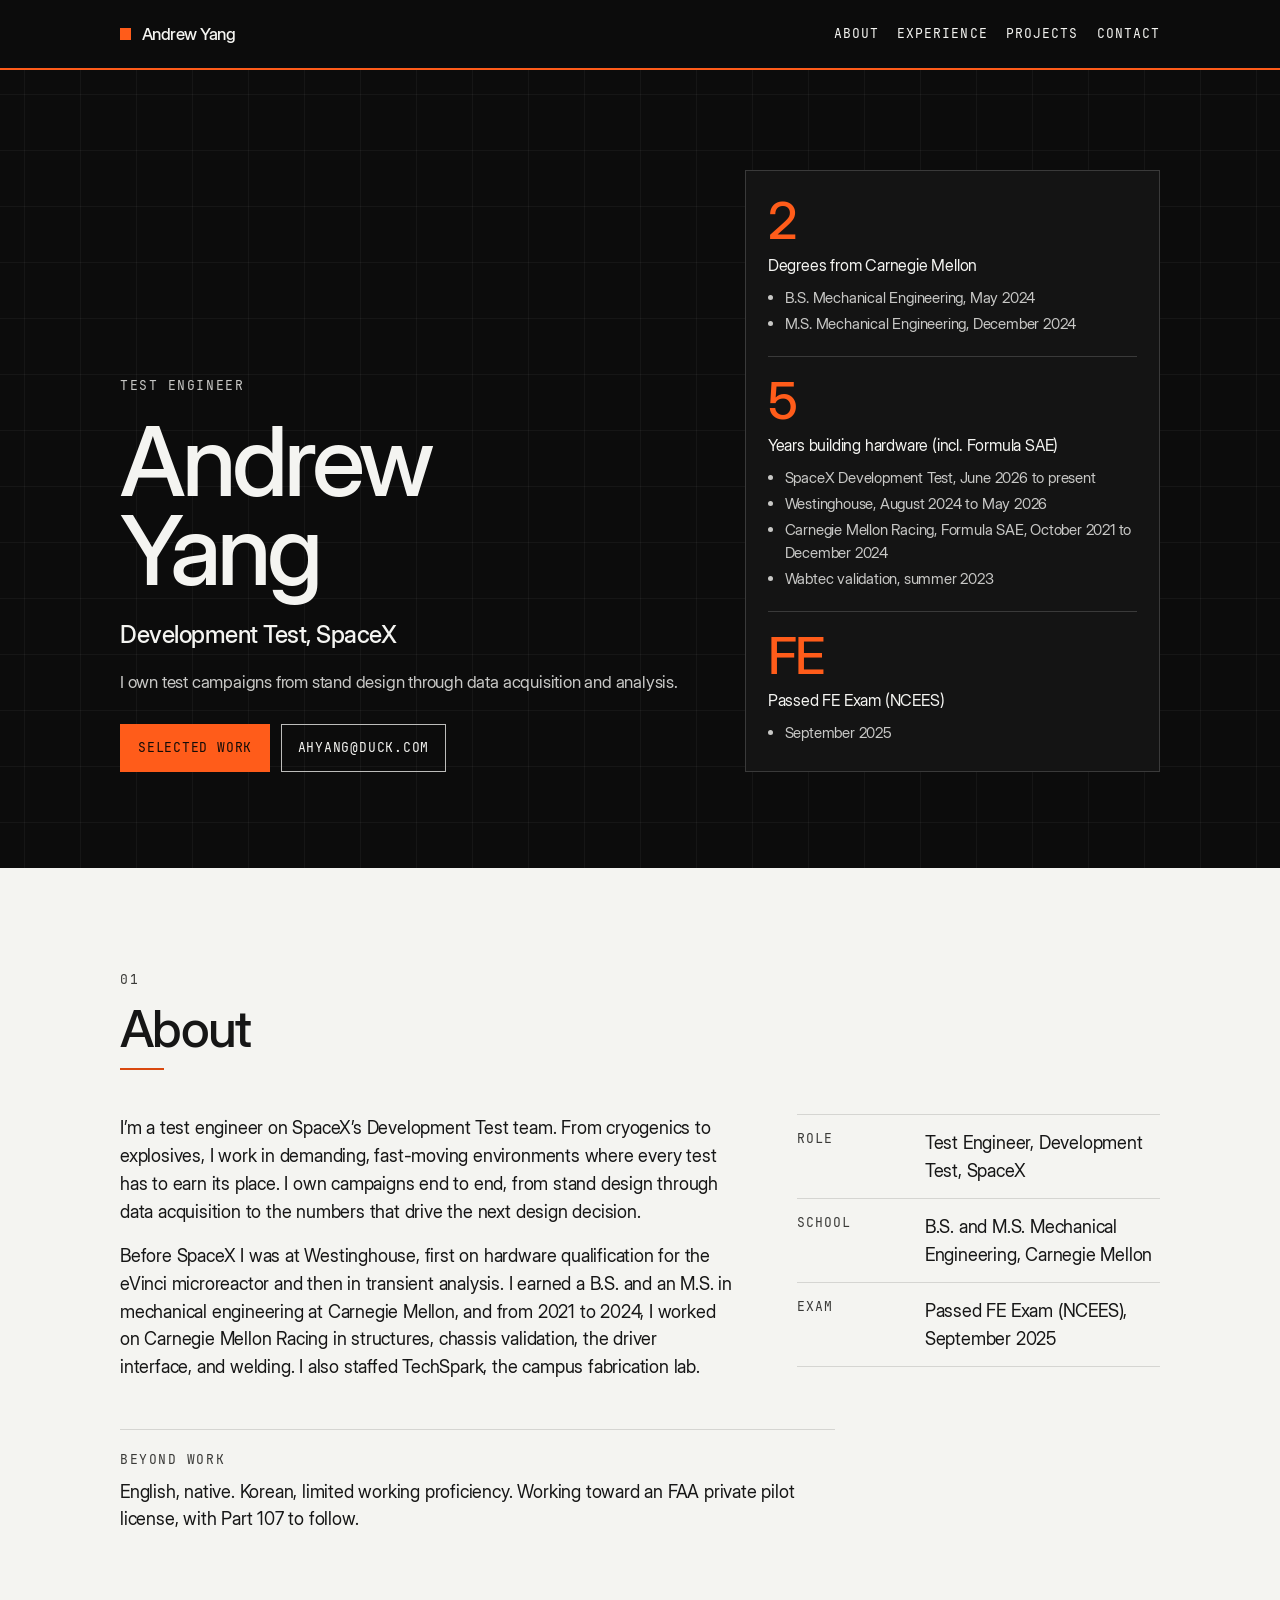
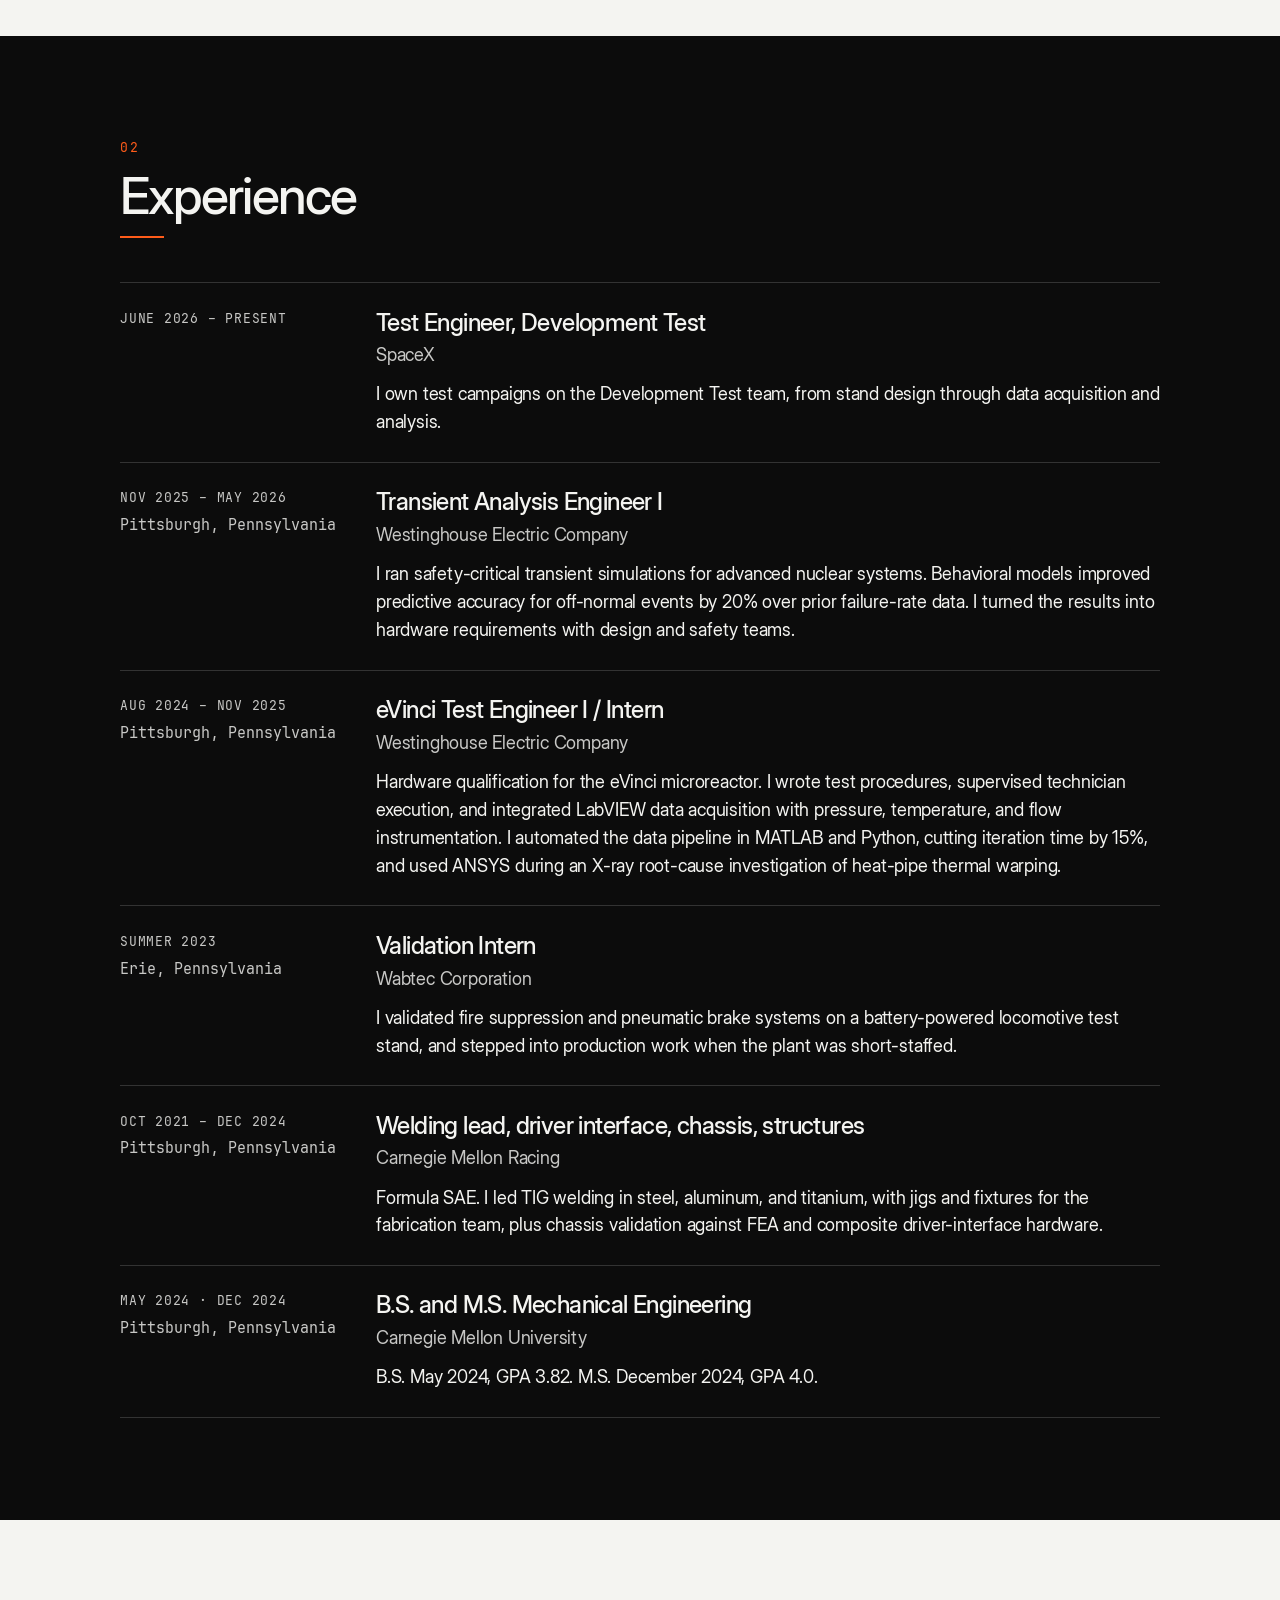
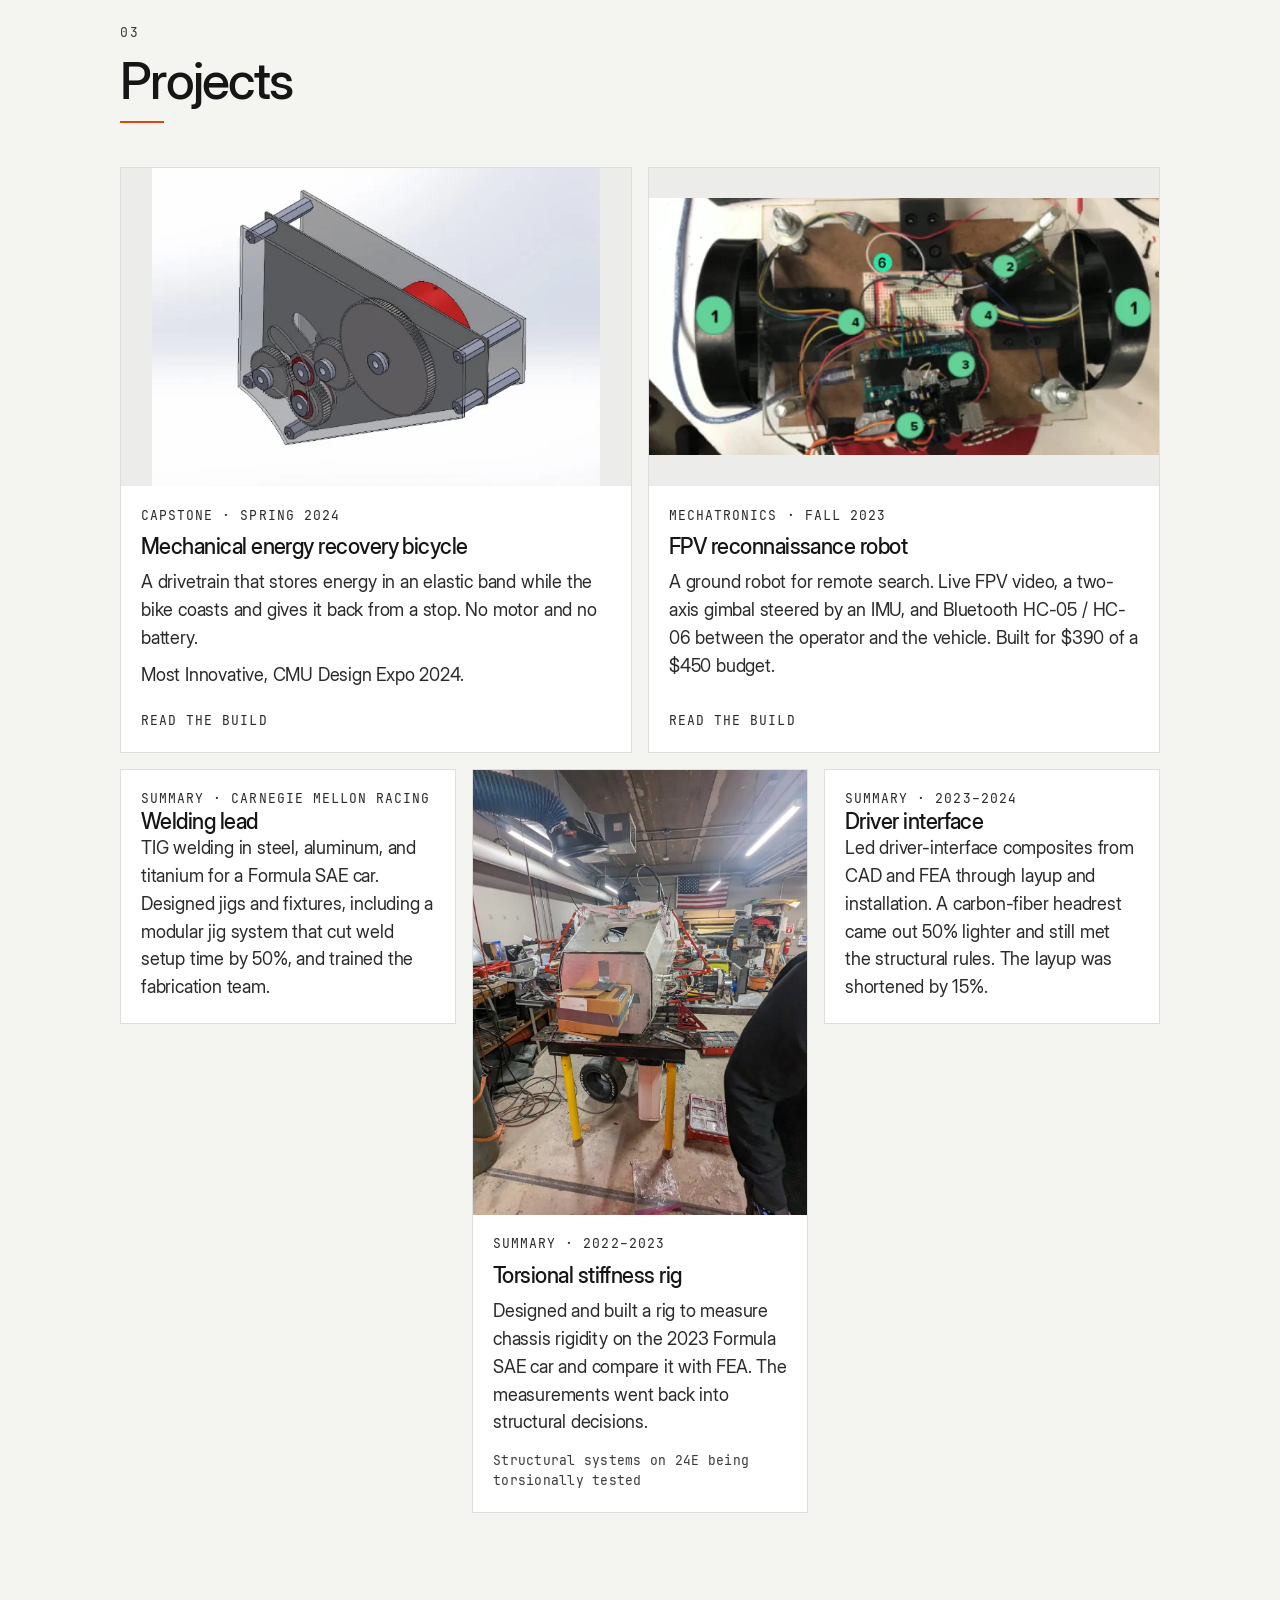
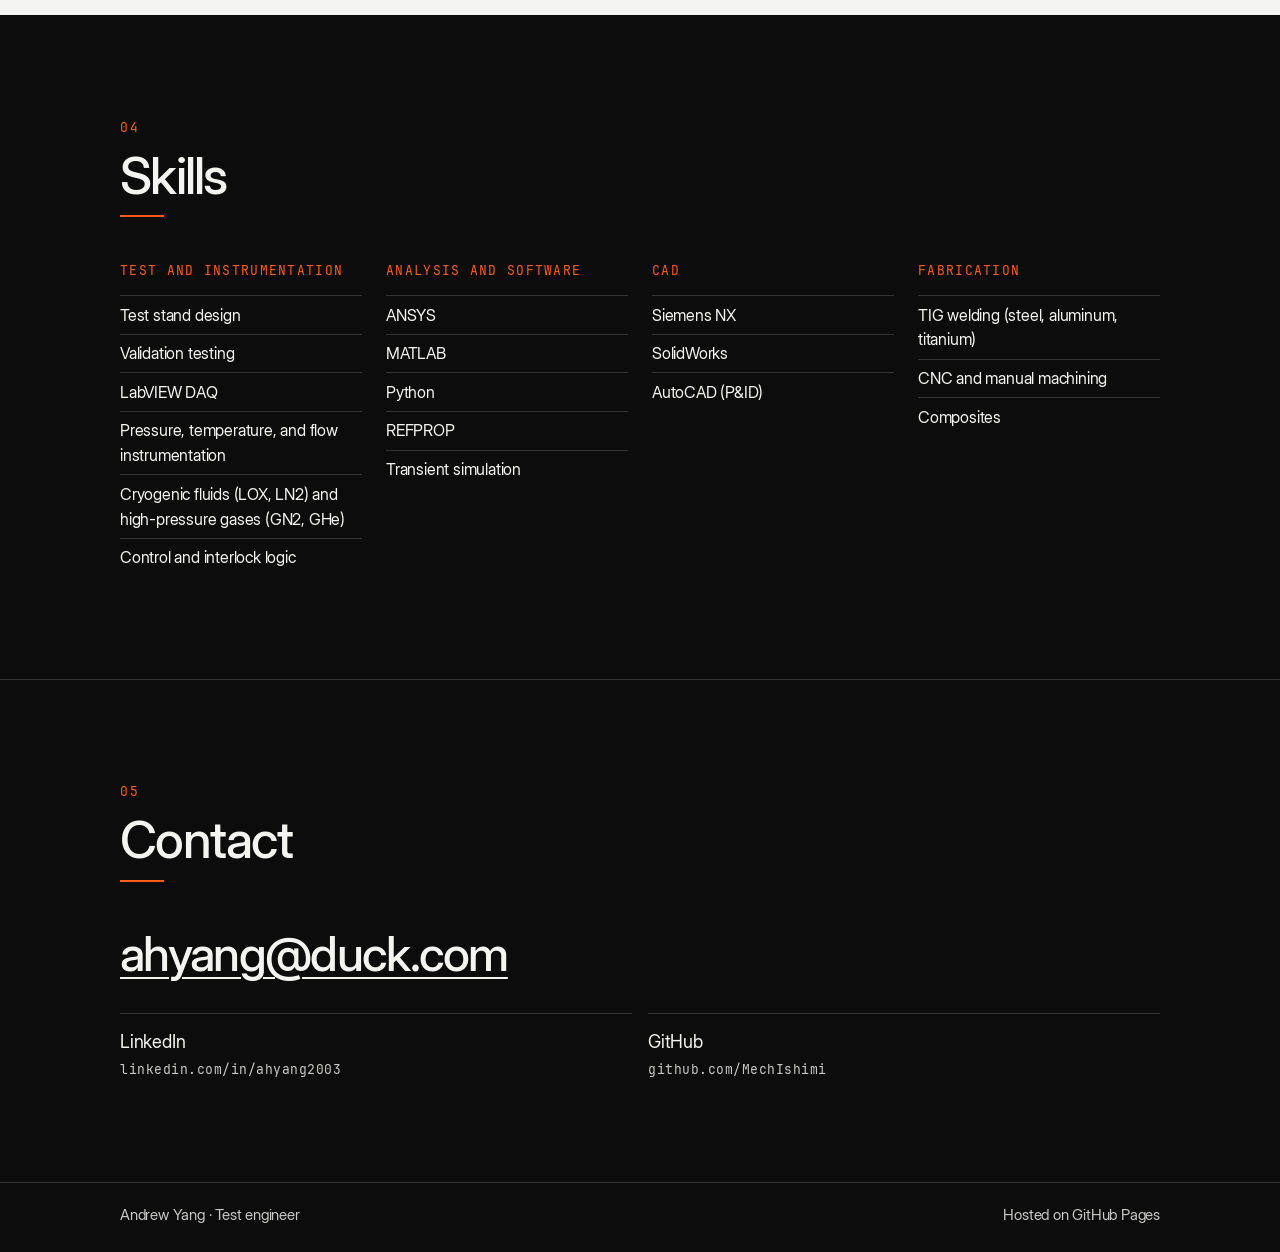
<file: index.html>
<!DOCTYPE html>
<html lang="en">
<head>
  <meta charset="utf-8">
  <meta name="viewport" content="width=device-width, initial-scale=1">
  <title>Andrew Yang — Test Engineer</title>
  <meta name="description" content="Andrew Yang is a test engineer on SpaceX’s Development Test team. He owns campaigns from stand design through data acquisition and analysis.">
  <meta name="author" content="Andrew Yang">
  <meta name="theme-color" content="#0c0c0c">
  <link rel="canonical" href="https://mechishimi.github.io/">
  <meta property="og:title" content="Andrew Yang — Test Engineer">
  <meta property="og:description" content="Test engineer on SpaceX’s Development Test team. Stand design through data acquisition and analysis.">
  <meta property="og:type" content="website">
  <meta property="og:url" content="https://mechishimi.github.io/">
  <meta property="og:image" content="https://mechishimi.github.io/og.png">
  <meta property="og:image:width" content="1200">
  <meta property="og:image:height" content="630">
  <meta name="twitter:card" content="summary_large_image">
  <meta name="twitter:title" content="Andrew Yang — Test Engineer">
  <meta name="twitter:description" content="Test engineer on SpaceX’s Development Test team. Stand design through data acquisition and analysis.">
  <meta name="twitter:image" content="https://mechishimi.github.io/og.png">
  <link rel="icon" href="favicon.svg" type="image/svg+xml">
  <link rel="icon" href="favicon-32.png" sizes="32x32" type="image/png">
  <link rel="apple-touch-icon" href="apple-touch-icon.png">
  <link rel="preload" href="fonts/inter-display-400.woff2" as="font" type="font/woff2" crossorigin>
  <link rel="preload" href="fonts/inter-display-500.woff2" as="font" type="font/woff2" crossorigin>
  <link rel="preload" href="fonts/jetbrains-mono.woff2" as="font" type="font/woff2" crossorigin>
  <link rel="stylesheet" href="css/site.css">
  <script>document.documentElement.classList.add("js");</script>
  <script type="application/ld+json">
  {
    "@context": "https://schema.org",
    "@type": "Person",
    "name": "Andrew Yang",
    "jobTitle": "Test Engineer, Development Test",
    "worksFor": { "@type": "Organization", "name": "SpaceX" },
    "email": "mailto:ahyang@duck.com",
    "url": "https://mechishimi.github.io/",
    "alumniOf": { "@type": "CollegeOrUniversity", "name": "Carnegie Mellon University" },
    "sameAs": [
      "https://www.linkedin.com/in/ahyang2003/",
      "https://github.com/MechIshimi"
    ]
  }
  </script>
</head>
<body>
  <a class="skip-link" href="#content">Skip to content</a>
  <header class="site-header">
    <div class="header-inner">
      <a class="wordmark" href="index.html"><span class="mark" aria-hidden="true"></span>Andrew Yang</a>
      <button class="nav-toggle" type="button" aria-expanded="false" aria-controls="site-nav">Menu</button>
      <nav id="site-nav" class="site-nav" aria-label="Primary">
        <a href="#about">About</a>
        <a href="#experience">Experience</a>
        <a href="#projects">Projects</a>
        <a href="#contact">Contact</a>
      </nav>
    </div>
  </header>

  <main id="content">
    <section class="hero" aria-labelledby="hero-title">
      <div class="hero-fx" aria-hidden="true">
        <div class="hero-grid"></div>
        <div class="hero-glow"></div>
        <div class="hero-reticle"></div>
      </div>
      <div class="hero-inner">
        <div class="hero-copy">
          <p class="eyebrow">Test engineer</p>
          <h1 id="hero-title">Andrew<br>Yang</h1>
          <p class="role">Development Test, SpaceX</p>
          <p class="lede">I own test campaigns from stand design through data acquisition and analysis.</p>
          <div class="hero-actions">
            <a class="btn btn-primary magnetic" href="#projects">Selected work</a>
            <a class="btn btn-ghost" href="mailto:ahyang@duck.com">ahyang@duck.com</a>
          </div>
        </div>
        <aside class="stats" aria-label="At a glance">
          <div class="stat">
            <p class="stat-num"><span class="count" data-to="2">2</span></p>
            <p class="stat-label">Degrees from Carnegie Mellon</p>
            <ul>
              <li>B.S. Mechanical Engineering, May 2024</li>
              <li>M.S. Mechanical Engineering, December 2024</li>
            </ul>
          </div>
          <div class="stat">
            <p class="stat-num"><span class="count" data-to="5">5</span></p>
            <p class="stat-label">Years building hardware (incl. Formula SAE)</p>
            <ul>
              <li>SpaceX Development Test, June 2026 to present</li>
              <li>Westinghouse, August 2024 to May 2026</li>
              <li>Carnegie Mellon Racing, Formula SAE, October 2021 to December 2024</li>
              <li>Wabtec validation, summer 2023</li>
            </ul>
          </div>
          <div class="stat">
            <p class="stat-num">FE</p>
            <p class="stat-label">Passed FE Exam (NCEES)</p>
            <ul>
              <li>September 2025</li>
            </ul>
          </div>
        </aside>
      </div>
    </section>

    <section id="about" class="band-paper">
      <div class="wrap reveal">
        <p class="sec-index">01</p>
        <h2 class="sec-title">About</h2>
        <div class="about-grid">
          <div class="prose">
            <p>I’m a test engineer on SpaceX’s Development Test team. From cryogenics to explosives, I work in demanding, fast-moving environments where every test has to earn its place. I own campaigns end to end, from stand design through data acquisition to the numbers that drive the next design decision.</p>
            <p>Before SpaceX I was at Westinghouse, first on hardware qualification for the eVinci microreactor and then in transient analysis. I earned a B.S. and an M.S. in mechanical engineering at Carnegie Mellon, and from 2021 to 2024, I worked on Carnegie Mellon Racing in structures, chassis validation, the driver interface, and welding. I also staffed TechSpark, the campus fabrication lab.</p>
          </div>
          <dl class="facts">
            <div>
              <dt>Role</dt>
              <dd>Test Engineer, Development Test, SpaceX</dd>
            </div>
            <div>
              <dt>School</dt>
              <dd>B.S. and M.S. Mechanical Engineering, Carnegie Mellon</dd>
            </div>
            <div>
              <dt>Exam</dt>
              <dd>Passed FE Exam (NCEES), September 2025</dd>
            </div>
          </dl>
        </div>
        <div class="beyond">
          <p class="beyond-label">Beyond work</p>
          <p>English, native. Korean, limited working proficiency. Working toward an FAA private pilot license, with Part 107 to follow.</p>
        </div>
      </div>
    </section>

    <section id="experience">
      <div class="wrap reveal">
        <p class="sec-index">02</p>
        <h2 class="sec-title">Experience</h2>
        <div class="jobs">
          <article class="job">
            <div>
              <p class="when">June 2026 – present</p>
            </div>
            <div>
              <h3>Test Engineer, Development Test</h3>
              <p class="org">SpaceX</p>
              <p>I own test campaigns on the Development Test team, from stand design through data acquisition and analysis.</p>
            </div>
          </article>
          <article class="job">
            <div>
              <p class="when">Nov 2025 – May 2026</p>
              <p class="where">Pittsburgh, Pennsylvania</p>
            </div>
            <div>
              <h3>Transient Analysis Engineer I</h3>
              <p class="org">Westinghouse Electric Company</p>
              <p>I ran safety-critical transient simulations for advanced nuclear systems. Behavioral models improved predictive accuracy for off-normal events by 20% over prior failure-rate data. I turned the results into hardware requirements with design and safety teams.</p>
            </div>
          </article>
          <article class="job">
            <div>
              <p class="when">Aug 2024 – Nov 2025</p>
              <p class="where">Pittsburgh, Pennsylvania</p>
            </div>
            <div>
              <h3>eVinci Test Engineer I / Intern</h3>
              <p class="org">Westinghouse Electric Company</p>
              <p>Hardware qualification for the eVinci microreactor. I wrote test procedures, supervised technician execution, and integrated LabVIEW data acquisition with pressure, temperature, and flow instrumentation. I automated the data pipeline in MATLAB and Python, cutting iteration time by 15%, and used ANSYS during an X-ray root-cause investigation of heat-pipe thermal warping.</p>
            </div>
          </article>
          <article class="job">
            <div>
              <p class="when">Summer 2023</p>
              <p class="where">Erie, Pennsylvania</p>
            </div>
            <div>
              <h3>Validation Intern</h3>
              <p class="org">Wabtec Corporation</p>
              <p>I validated fire suppression and pneumatic brake systems on a battery-powered locomotive test stand, and stepped into production work when the plant was short-staffed.</p>
            </div>
          </article>
          <article class="job">
            <div>
              <p class="when">Oct 2021 – Dec 2024</p>
              <p class="where">Pittsburgh, Pennsylvania</p>
            </div>
            <div>
              <h3>Welding lead, driver interface, chassis, structures</h3>
              <p class="org">Carnegie Mellon Racing</p>
              <p>Formula SAE. I led TIG welding in steel, aluminum, and titanium, with jigs and fixtures for the fabrication team, plus chassis validation against FEA and composite driver-interface hardware.</p>
            </div>
          </article>
          <article class="job">
            <div>
              <p class="when">May 2024 · Dec 2024</p>
              <p class="where">Pittsburgh, Pennsylvania</p>
            </div>
            <div>
              <h3>B.S. and M.S. Mechanical Engineering</h3>
              <p class="org">Carnegie Mellon University</p>
              <p>B.S. May 2024, GPA 3.82. M.S. December 2024, GPA 4.0.</p>
            </div>
          </article>
        </div>
      </div>
    </section>

    <section id="projects" class="band-paper">
      <div class="wrap reveal">
        <p class="sec-index">03</p>
        <h2 class="sec-title">Projects</h2>
        <div class="featured">
          <a class="card card-link" href="project-1.html">
            <div class="card-media">
              <img src="images/bike-main.webp" width="613" height="436" alt="CAD render of the mechanical energy recovery bicycle" loading="lazy" decoding="async">
            </div>
            <div class="card-body">
              <p class="kicker">Capstone · Spring 2024</p>
              <h3>Mechanical energy recovery bicycle</h3>
              <p>A drivetrain that stores energy in an elastic band while the bike coasts and gives it back from a stop. No motor and no battery.</p>
              <p>Most Innovative, CMU Design Expo 2024.</p>
              <p class="card-go">Read the build</p>
            </div>
          </a>
          <a class="card card-link" href="project-2.html">
            <div class="card-media">
              <img src="images/robot-main.webp" width="611" height="308" alt="FPV reconnaissance robot, main body" loading="lazy" decoding="async">
            </div>
            <div class="card-body">
              <p class="kicker">Mechatronics · Fall 2023</p>
              <h3>FPV reconnaissance robot</h3>
              <p>A ground robot for remote search. Live FPV video, a two-axis gimbal steered by an IMU, and Bluetooth HC-05 / HC-06 between the operator and the vehicle. Built for $390 of a $450 budget.</p>
              <p class="card-go">Read the build</p>
            </div>
          </a>
        </div>
        <div class="summaries">
          <article class="card card-static">
            <p class="kicker">Summary · Carnegie Mellon Racing</p>
            <h3>Welding lead</h3>
            <p>TIG welding in steel, aluminum, and titanium for a Formula SAE car. Designed jigs and fixtures, including a modular jig system that cut weld setup time by 50%, and trained the fabrication team.</p>
          </article>
          <article class="card card-shot">
            <figure class="card-media card-media-photo">
              <img src="images/torsion-rig.webp" width="963" height="1280" alt="Aluminum monocoque chassis tub mounted on a torsional stiffness rig" loading="lazy" decoding="async">
            </figure>
            <div class="card-body">
              <p class="kicker">Summary · 2022–2023</p>
              <h3>Torsional stiffness rig</h3>
              <p>Designed and built a rig to measure chassis rigidity on the 2023 Formula SAE car and compare it with FEA. The measurements went back into structural decisions.</p>
              <p class="shot-caption">Structural systems on 24E being torsionally tested</p>
            </div>
          </article>
          <article class="card card-static">
            <p class="kicker">Summary · 2023–2024</p>
            <h3>Driver interface</h3>
            <p>Led driver-interface composites from CAD and FEA through layup and installation. A carbon-fiber headrest came out 50% lighter and still met the structural rules. The layup was shortened by 15%.</p>
          </article>
        </div>
      </div>
    </section>

    <section id="skills">
      <div class="wrap reveal">
        <p class="sec-index">04</p>
        <h2 class="sec-title">Skills</h2>
        <div class="skills">
          <div>
            <h3>Test and instrumentation</h3>
            <ul>
              <li>Test stand design</li>
              <li>Validation testing</li>
              <li>LabVIEW DAQ</li>
              <li>Pressure, temperature, and flow instrumentation</li>
              <li>Cryogenic fluids (LOX, LN2) and high-pressure gases (GN2, GHe)</li>
              <li>Control and interlock logic</li>
            </ul>
          </div>
          <div>
            <h3>Analysis and software</h3>
            <ul>
              <li>ANSYS</li>
              <li>MATLAB</li>
              <li>Python</li>
              <li>REFPROP</li>
              <li>Transient simulation</li>
            </ul>
          </div>
          <div>
            <h3>CAD</h3>
            <ul>
              <li>Siemens NX</li>
              <li>SolidWorks</li>
              <li>AutoCAD (P&amp;ID)</li>
            </ul>
          </div>
          <div>
            <h3>Fabrication</h3>
            <ul>
              <li>TIG welding (steel, aluminum, titanium)</li>
              <li>CNC and manual machining</li>
              <li>Composites</li>
            </ul>
          </div>
        </div>
      </div>
    </section>

    <section id="contact">
      <div class="wrap reveal">
        <p class="sec-index">05</p>
        <h2 class="sec-title">Contact</h2>
        <p class="contact-email"><a href="mailto:ahyang@duck.com">ahyang@duck.com</a></p>
        <ul class="contact-list">
          <li>
            <a href="https://www.linkedin.com/in/ahyang2003/" target="_blank" rel="noopener noreferrer">LinkedIn<span>linkedin.com/in/ahyang2003</span></a>
          </li>
          <li>
            <a href="https://github.com/MechIshimi" target="_blank" rel="noopener noreferrer">GitHub<span>github.com/MechIshimi</span></a>
          </li>
        </ul>
      </div>
    </section>
  </main>

  <footer class="site-footer">
    <div class="footer-inner">
      <p>Andrew Yang · Test engineer</p>
      <p>Hosted on GitHub Pages</p>
    </div>
  </footer>
  <script src="js/site.js" defer></script>
</body>
</html>
</file>
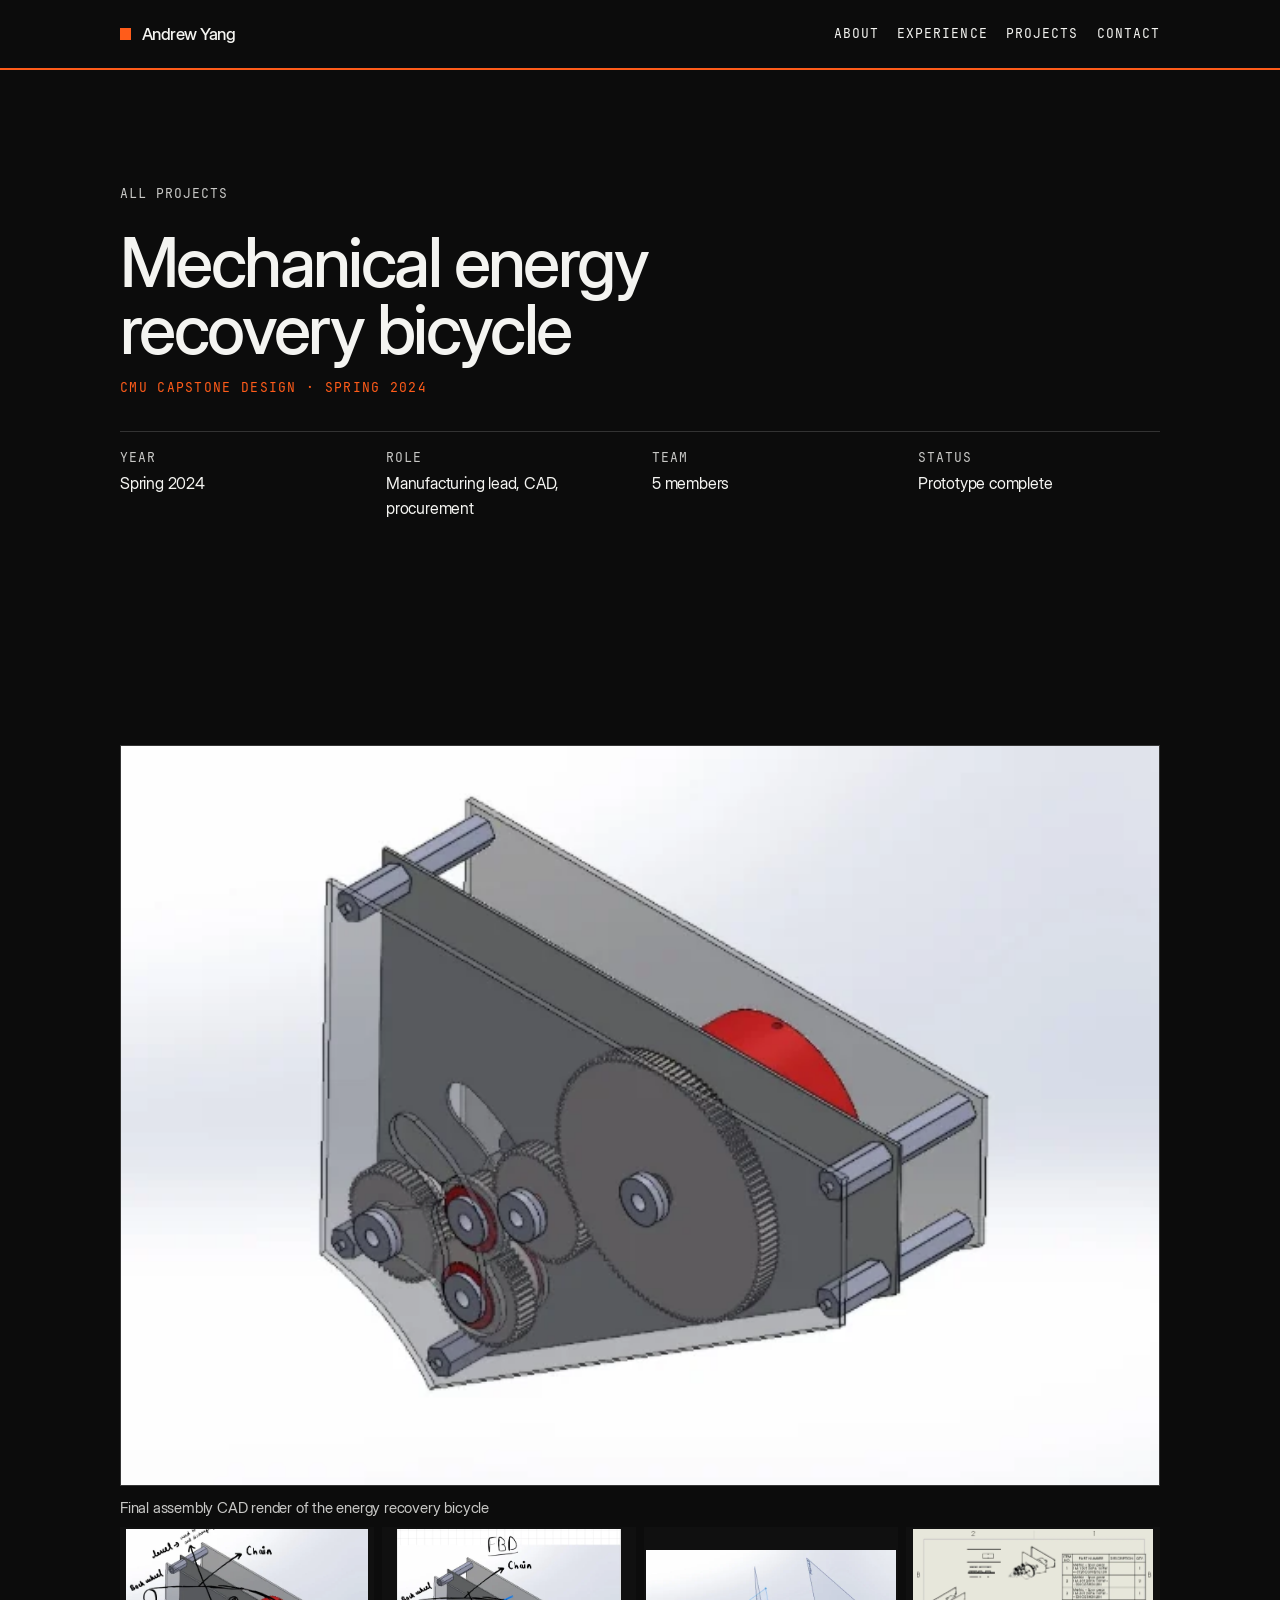
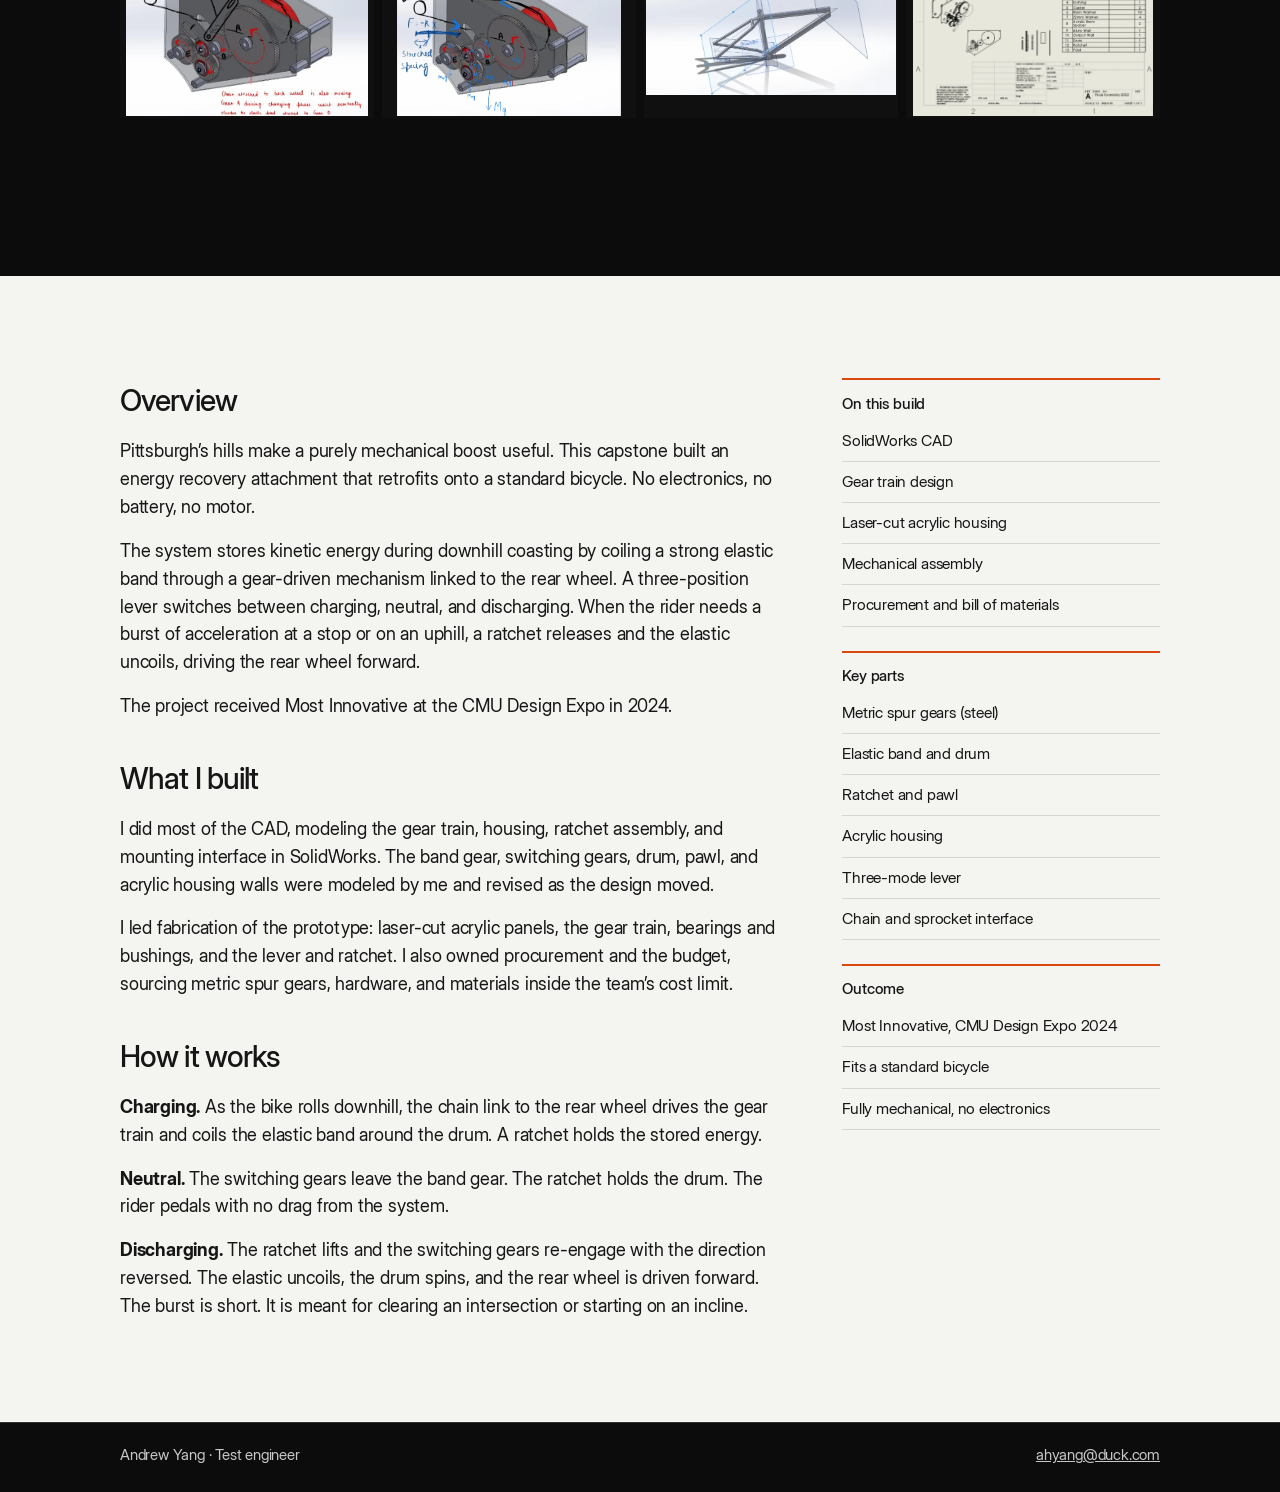
<file: project-1.html>
<!DOCTYPE html>
<html lang="en">
<head>
  <meta charset="utf-8">
  <meta name="viewport" content="width=device-width, initial-scale=1">
  <title>Mechanical Energy Recovery Bicycle — Andrew Yang</title>
  <meta name="description" content="Capstone bicycle attachment that stores coasting energy in an elastic band and releases it from a stop. No electronics. Most Innovative, CMU Design Expo 2024.">
  <meta name="author" content="Andrew Yang">
  <meta name="theme-color" content="#0c0c0c">
  <link rel="canonical" href="https://mechishimi.github.io/project-1.html">
  <meta property="og:title" content="Mechanical Energy Recovery Bicycle — Andrew Yang">
  <meta property="og:description" content="A purely mechanical bicycle attachment that stores coasting energy in an elastic band. CMU capstone, Spring 2024.">
  <meta property="og:type" content="article">
  <meta property="og:url" content="https://mechishimi.github.io/project-1.html">
  <meta property="og:image" content="https://mechishimi.github.io/og.png">
  <meta name="twitter:card" content="summary_large_image">
  <meta name="twitter:title" content="Mechanical Energy Recovery Bicycle — Andrew Yang">
  <meta name="twitter:description" content="A purely mechanical bicycle attachment that stores coasting energy in an elastic band. CMU capstone, Spring 2024.">
  <meta name="twitter:image" content="https://mechishimi.github.io/og.png">
  <link rel="icon" href="favicon.svg" type="image/svg+xml">
  <link rel="icon" href="favicon-32.png" sizes="32x32" type="image/png">
  <link rel="apple-touch-icon" href="apple-touch-icon.png">
  <link rel="preload" href="fonts/inter-display-400.woff2" as="font" type="font/woff2" crossorigin>
  <link rel="preload" href="fonts/inter-display-500.woff2" as="font" type="font/woff2" crossorigin>
  <link rel="preload" href="fonts/jetbrains-mono.woff2" as="font" type="font/woff2" crossorigin>
  <link rel="stylesheet" href="css/site.css">
  <script>document.documentElement.classList.add("js");</script>
</head>
<body>
  <a class="skip-link" href="#content">Skip to content</a>
  <header class="site-header">
    <div class="header-inner">
      <a class="wordmark" href="index.html"><span class="mark" aria-hidden="true"></span>Andrew Yang</a>
      <button class="nav-toggle" type="button" aria-expanded="false" aria-controls="site-nav">Menu</button>
      <nav id="site-nav" class="site-nav" aria-label="Primary">
        <a href="index.html#about">About</a>
        <a href="index.html#experience">Experience</a>
        <a href="index.html#projects">Projects</a>
        <a href="index.html#contact">Contact</a>
      </nav>
    </div>
  </header>

  <main id="content">
    <section class="proj-hero">
      <div class="wrap">
        <a class="back" href="index.html#projects">All projects</a>
        <h1>Mechanical energy recovery bicycle</h1>
        <p class="proj-kicker">CMU capstone design · Spring 2024</p>
        <dl class="meta">
          <div>
            <dt>Year</dt>
            <dd>Spring 2024</dd>
          </div>
          <div>
            <dt>Role</dt>
            <dd>Manufacturing lead, CAD, procurement</dd>
          </div>
          <div>
            <dt>Team</dt>
            <dd>5 members</dd>
          </div>
          <div>
            <dt>Status</dt>
            <dd>Prototype complete</dd>
          </div>
        </dl>
      </div>
    </section>

    <section class="gallery reveal" data-gallery>
      <div class="wrap">
        <figure class="gallery-frame">
          <img data-main src="images/bike-main.webp" width="613" height="436" alt="Final assembly CAD render of the energy recovery bicycle" fetchpriority="high">
        </figure>
        <p class="caption" data-caption>Final assembly CAD render of the energy recovery bicycle</p>
        <div class="thumbs" role="group" aria-label="More views of the bicycle">
          <button class="thumb" type="button" data-thumb aria-pressed="false">
            <img src="images/bike-2.webp" width="593" height="458" alt="Mechanical diagram of the gear train">
          </button>
          <button class="thumb" type="button" data-thumb aria-pressed="false">
            <img src="images/bike-3.webp" width="603" height="504" alt="Free-body diagram of the drivetrain">
          </button>
          <button class="thumb" type="button" data-thumb aria-pressed="false">
            <img src="images/bike-4.webp" width="700" height="405" alt="Housing tube assembly">
          </button>
          <button class="thumb" type="button" data-thumb aria-pressed="false">
            <img src="images/bike-5.webp" width="972" height="753" alt="Bill of materials drawing">
          </button>
        </div>
      </div>
    </section>

    <section class="band-paper">
      <div class="wrap content-grid reveal">
        <div>
          <div class="block prose">
            <h2>Overview</h2>
            <p>Pittsburgh’s hills make a purely mechanical boost useful. This capstone built an energy recovery attachment that retrofits onto a standard bicycle. No electronics, no battery, no motor.</p>
            <p>The system stores kinetic energy during downhill coasting by coiling a strong elastic band through a gear-driven mechanism linked to the rear wheel. A three-position lever switches between charging, neutral, and discharging. When the rider needs a burst of acceleration at a stop or on an uphill, a ratchet releases and the elastic uncoils, driving the rear wheel forward.</p>
            <p>The project received Most Innovative at the CMU Design Expo in 2024.</p>
          </div>
          <div class="block prose">
            <h2>What I built</h2>
            <p>I did most of the CAD, modeling the gear train, housing, ratchet assembly, and mounting interface in SolidWorks. The band gear, switching gears, drum, pawl, and acrylic housing walls were modeled by me and revised as the design moved.</p>
            <p>I led fabrication of the prototype: laser-cut acrylic panels, the gear train, bearings and bushings, and the lever and ratchet. I also owned procurement and the budget, sourcing metric spur gears, hardware, and materials inside the team’s cost limit.</p>
          </div>
          <div class="block prose">
            <h2>How it works</h2>
            <p><strong>Charging.</strong> As the bike rolls downhill, the chain link to the rear wheel drives the gear train and coils the elastic band around the drum. A ratchet holds the stored energy.</p>
            <p><strong>Neutral.</strong> The switching gears leave the band gear. The ratchet holds the drum. The rider pedals with no drag from the system.</p>
            <p><strong>Discharging.</strong> The ratchet lifts and the switching gears re-engage with the direction reversed. The elastic uncoils, the drum spins, and the rear wheel is driven forward. The burst is short. It is meant for clearing an intersection or starting on an incline.</p>
          </div>
        </div>
        <aside class="sidebar">
          <div class="side-block">
            <h2>On this build</h2>
            <ul>
              <li>SolidWorks CAD</li>
              <li>Gear train design</li>
              <li>Laser-cut acrylic housing</li>
              <li>Mechanical assembly</li>
              <li>Procurement and bill of materials</li>
            </ul>
          </div>
          <div class="side-block">
            <h2>Key parts</h2>
            <ul>
              <li>Metric spur gears (steel)</li>
              <li>Elastic band and drum</li>
              <li>Ratchet and pawl</li>
              <li>Acrylic housing</li>
              <li>Three-mode lever</li>
              <li>Chain and sprocket interface</li>
            </ul>
          </div>
          <div class="side-block">
            <h2>Outcome</h2>
            <ul>
              <li>Most Innovative, CMU Design Expo 2024</li>
              <li>Fits a standard bicycle</li>
              <li>Fully mechanical, no electronics</li>
            </ul>
          </div>
        </aside>
      </div>
    </section>
  </main>

  <footer class="site-footer">
    <div class="footer-inner">
      <p>Andrew Yang · Test engineer</p>
      <p><a href="mailto:ahyang@duck.com">ahyang@duck.com</a></p>
    </div>
  </footer>
  <script src="js/site.js" defer></script>
</body>
</html>
</file>
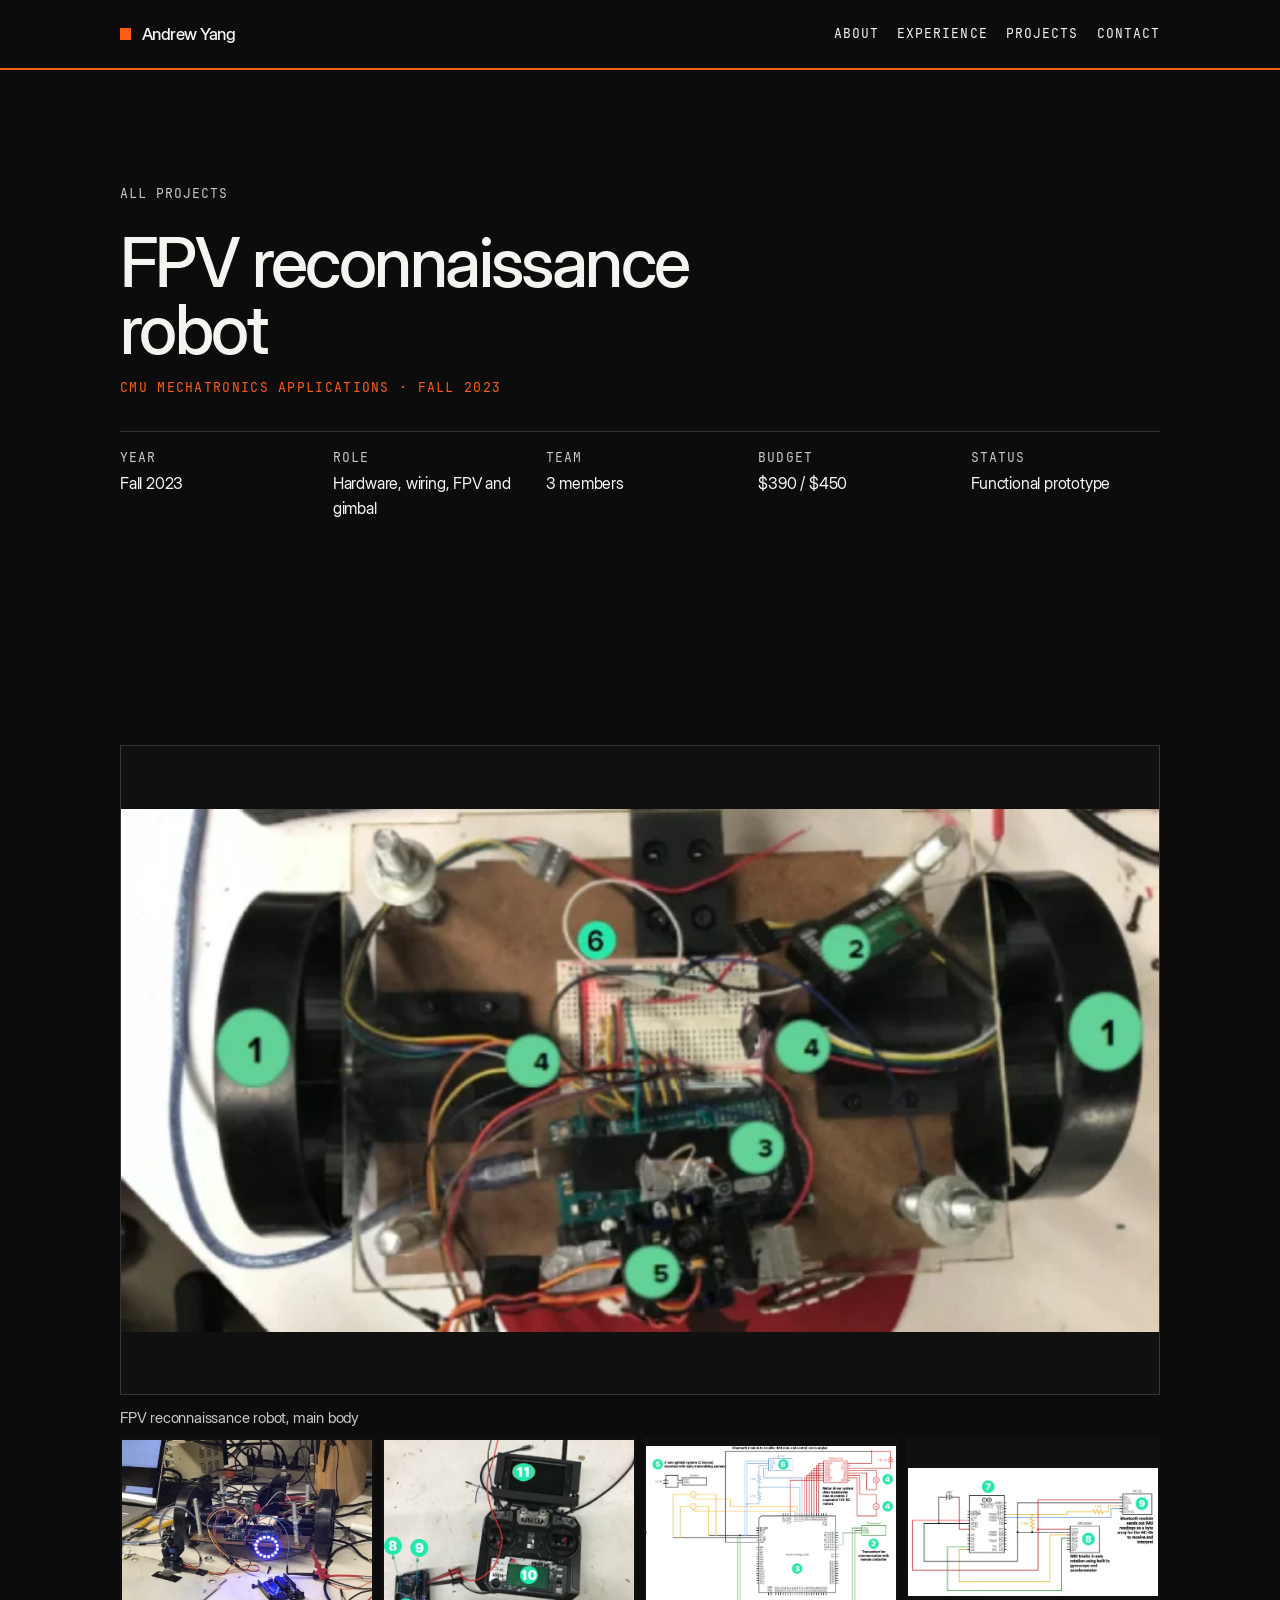
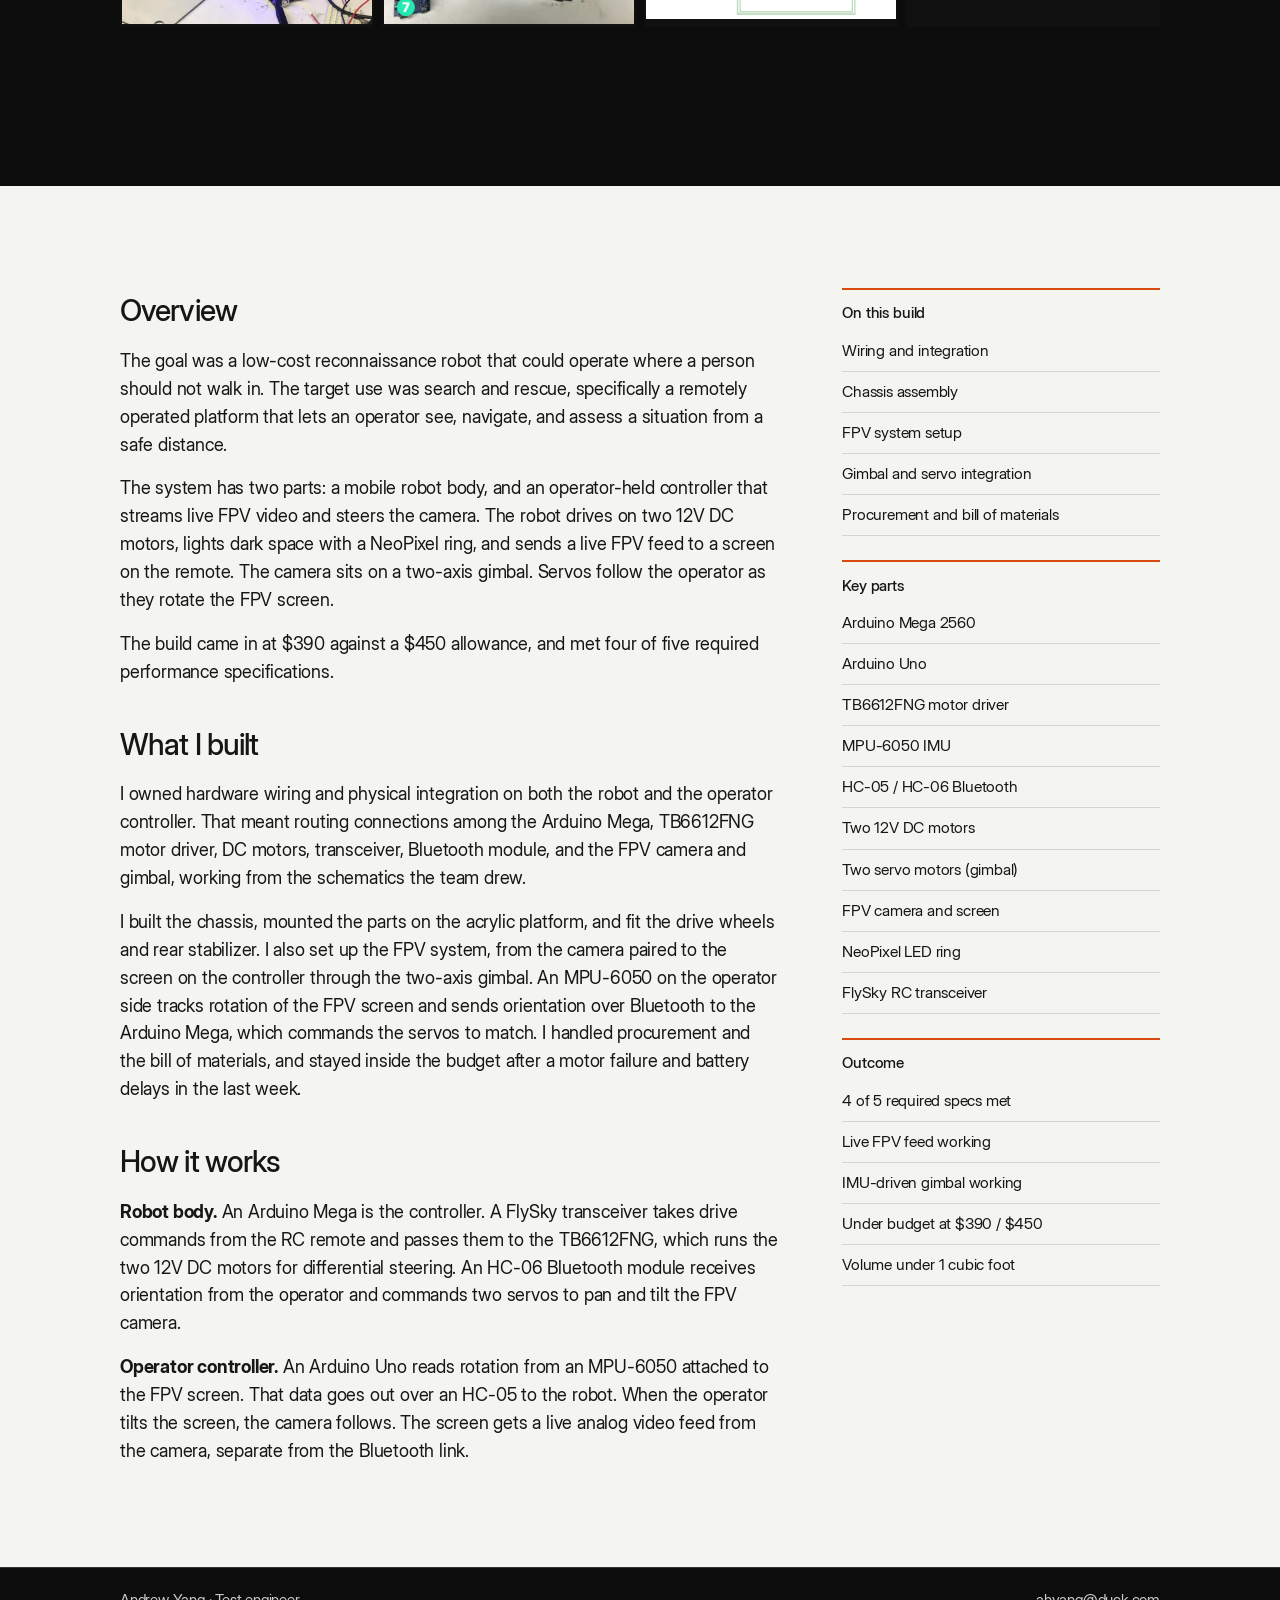
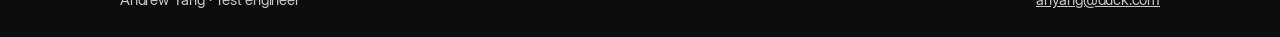
<file: project-2.html>
<!DOCTYPE html>
<html lang="en">
<head>
  <meta charset="utf-8">
  <meta name="viewport" content="width=device-width, initial-scale=1">
  <title>FPV Reconnaissance Robot — Andrew Yang</title>
  <meta name="description" content="Low-cost FPV reconnaissance robot with an IMU-driven gimbal and HC-05/HC-06 Bluetooth. CMU mechatronics, Fall 2023. Built for $390 of a $450 budget.">
  <meta name="author" content="Andrew Yang">
  <meta name="theme-color" content="#0c0c0c">
  <link rel="canonical" href="https://mechishimi.github.io/project-2.html">
  <meta property="og:title" content="FPV Reconnaissance Robot — Andrew Yang">
  <meta property="og:description" content="Remotely operated ground robot with live FPV video and an IMU-driven camera gimbal. Bluetooth HC-05/HC-06. $390 of a $450 budget.">
  <meta property="og:type" content="article">
  <meta property="og:url" content="https://mechishimi.github.io/project-2.html">
  <meta property="og:image" content="https://mechishimi.github.io/og.png">
  <meta name="twitter:card" content="summary_large_image">
  <meta name="twitter:title" content="FPV Reconnaissance Robot — Andrew Yang">
  <meta name="twitter:description" content="Remotely operated ground robot with live FPV video and an IMU-driven camera gimbal. Bluetooth HC-05/HC-06. $390 of a $450 budget.">
  <meta name="twitter:image" content="https://mechishimi.github.io/og.png">
  <link rel="icon" href="favicon.svg" type="image/svg+xml">
  <link rel="icon" href="favicon-32.png" sizes="32x32" type="image/png">
  <link rel="apple-touch-icon" href="apple-touch-icon.png">
  <link rel="preload" href="fonts/inter-display-400.woff2" as="font" type="font/woff2" crossorigin>
  <link rel="preload" href="fonts/inter-display-500.woff2" as="font" type="font/woff2" crossorigin>
  <link rel="preload" href="fonts/jetbrains-mono.woff2" as="font" type="font/woff2" crossorigin>
  <link rel="stylesheet" href="css/site.css">
  <script>document.documentElement.classList.add("js");</script>
</head>
<body>
  <a class="skip-link" href="#content">Skip to content</a>
  <header class="site-header">
    <div class="header-inner">
      <a class="wordmark" href="index.html"><span class="mark" aria-hidden="true"></span>Andrew Yang</a>
      <button class="nav-toggle" type="button" aria-expanded="false" aria-controls="site-nav">Menu</button>
      <nav id="site-nav" class="site-nav" aria-label="Primary">
        <a href="index.html#about">About</a>
        <a href="index.html#experience">Experience</a>
        <a href="index.html#projects">Projects</a>
        <a href="index.html#contact">Contact</a>
      </nav>
    </div>
  </header>

  <main id="content">
    <section class="proj-hero">
      <div class="wrap">
        <a class="back" href="index.html#projects">All projects</a>
        <h1>FPV reconnaissance robot</h1>
        <p class="proj-kicker">CMU mechatronics applications · Fall 2023</p>
        <dl class="meta">
          <div>
            <dt>Year</dt>
            <dd>Fall 2023</dd>
          </div>
          <div>
            <dt>Role</dt>
            <dd>Hardware, wiring, FPV and gimbal</dd>
          </div>
          <div>
            <dt>Team</dt>
            <dd>3 members</dd>
          </div>
          <div>
            <dt>Budget</dt>
            <dd>$390 / $450</dd>
          </div>
          <div>
            <dt>Status</dt>
            <dd>Functional prototype</dd>
          </div>
        </dl>
      </div>
    </section>

    <section class="gallery reveal" data-gallery>
      <div class="wrap">
        <figure class="gallery-frame">
          <img data-main src="images/robot-main.webp" width="611" height="308" alt="FPV reconnaissance robot, main body" fetchpriority="high">
        </figure>
        <p class="caption" data-caption>FPV reconnaissance robot, main body</p>
        <div class="thumbs" role="group" aria-label="More views of the robot">
          <button class="thumb" type="button" data-thumb aria-pressed="false">
            <img src="images/robot-2.webp" width="400" height="294" alt="Robot with headlights on">
          </button>
          <button class="thumb" type="button" data-thumb aria-pressed="false">
            <img src="images/robot-3.webp" width="613" height="450" alt="Operator controller and FPV screen">
          </button>
          <button class="thumb" type="button" data-thumb aria-pressed="false">
            <img src="images/robot-4.webp" width="617" height="427" alt="Electrical schematic of the robot body">
          </button>
          <button class="thumb" type="button" data-thumb aria-pressed="false">
            <img src="images/robot-5.webp" width="608" height="311" alt="Electrical schematic of the operator controller">
          </button>
        </div>
      </div>
    </section>

    <section class="band-paper">
      <div class="wrap content-grid reveal">
        <div>
          <div class="block prose">
            <h2>Overview</h2>
            <p>The goal was a low-cost reconnaissance robot that could operate where a person should not walk in. The target use was search and rescue, specifically a remotely operated platform that lets an operator see, navigate, and assess a situation from a safe distance.</p>
            <p>The system has two parts: a mobile robot body, and an operator-held controller that streams live FPV video and steers the camera. The robot drives on two 12V DC motors, lights dark space with a NeoPixel ring, and sends a live FPV feed to a screen on the remote. The camera sits on a two-axis gimbal. Servos follow the operator as they rotate the FPV screen.</p>
            <p>The build came in at $390 against a $450 allowance, and met four of five required performance specifications.</p>
          </div>
          <div class="block prose">
            <h2>What I built</h2>
            <p>I owned hardware wiring and physical integration on both the robot and the operator controller. That meant routing connections among the Arduino Mega, TB6612FNG motor driver, DC motors, transceiver, Bluetooth module, and the FPV camera and gimbal, working from the schematics the team drew.</p>
            <p>I built the chassis, mounted the parts on the acrylic platform, and fit the drive wheels and rear stabilizer. I also set up the FPV system, from the camera paired to the screen on the controller through the two-axis gimbal. An MPU-6050 on the operator side tracks rotation of the FPV screen and sends orientation over Bluetooth to the Arduino Mega, which commands the servos to match. I handled procurement and the bill of materials, and stayed inside the budget after a motor failure and battery delays in the last week.</p>
          </div>
          <div class="block prose">
            <h2>How it works</h2>
            <p><strong>Robot body.</strong> An Arduino Mega is the controller. A FlySky transceiver takes drive commands from the RC remote and passes them to the TB6612FNG, which runs the two 12V DC motors for differential steering. An HC-06 Bluetooth module receives orientation from the operator and commands two servos to pan and tilt the FPV camera.</p>
            <p><strong>Operator controller.</strong> An Arduino Uno reads rotation from an MPU-6050 attached to the FPV screen. That data goes out over an HC-05 to the robot. When the operator tilts the screen, the camera follows. The screen gets a live analog video feed from the camera, separate from the Bluetooth link.</p>
          </div>
        </div>
        <aside class="sidebar">
          <div class="side-block">
            <h2>On this build</h2>
            <ul>
              <li>Wiring and integration</li>
              <li>Chassis assembly</li>
              <li>FPV system setup</li>
              <li>Gimbal and servo integration</li>
              <li>Procurement and bill of materials</li>
            </ul>
          </div>
          <div class="side-block">
            <h2>Key parts</h2>
            <ul>
              <li>Arduino Mega 2560</li>
              <li>Arduino Uno</li>
              <li>TB6612FNG motor driver</li>
              <li>MPU-6050 IMU</li>
              <li>HC-05 / HC-06 Bluetooth</li>
              <li>Two 12V DC motors</li>
              <li>Two servo motors (gimbal)</li>
              <li>FPV camera and screen</li>
              <li>NeoPixel LED ring</li>
              <li>FlySky RC transceiver</li>
            </ul>
          </div>
          <div class="side-block">
            <h2>Outcome</h2>
            <ul>
              <li>4 of 5 required specs met</li>
              <li>Live FPV feed working</li>
              <li>IMU-driven gimbal working</li>
              <li>Under budget at $390 / $450</li>
              <li>Volume under 1 cubic foot</li>
            </ul>
          </div>
        </aside>
      </div>
    </section>
  </main>

  <footer class="site-footer">
    <div class="footer-inner">
      <p>Andrew Yang · Test engineer</p>
      <p><a href="mailto:ahyang@duck.com">ahyang@duck.com</a></p>
    </div>
  </footer>
  <script src="js/site.js" defer></script>
</body>
</html>
</file>
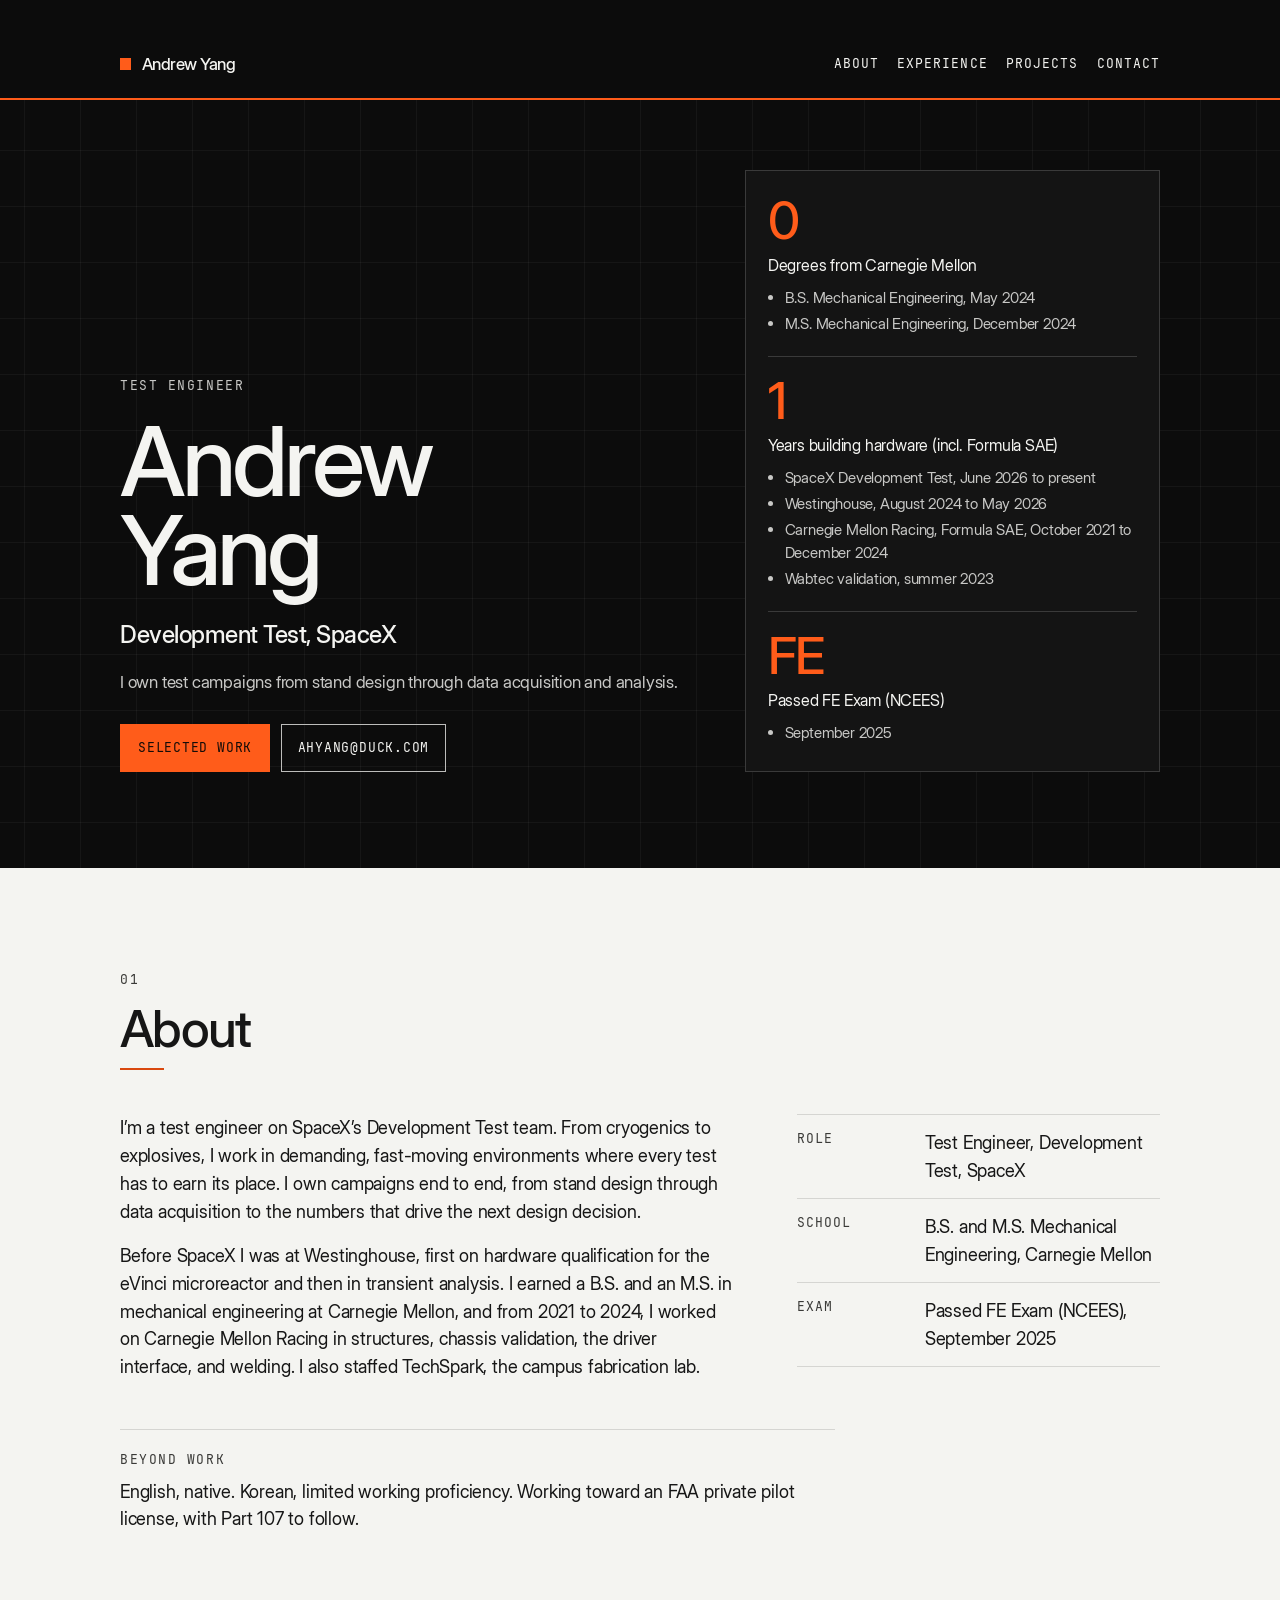
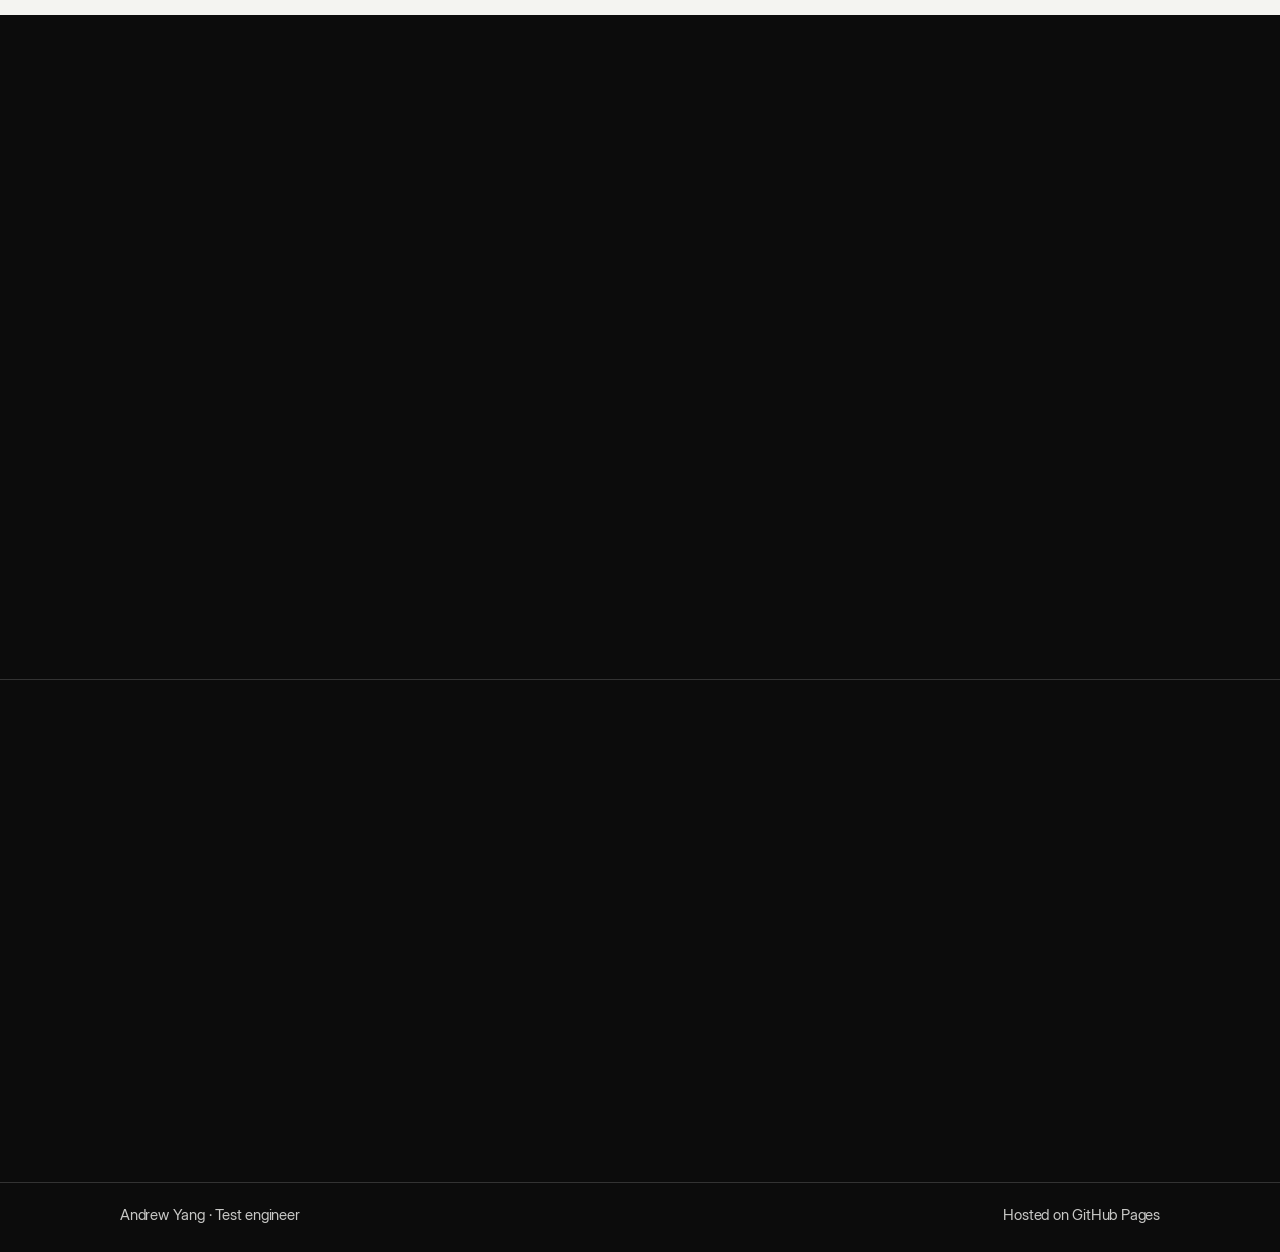
<file: wip.html>
<!DOCTYPE html>
<html lang="en">
<head>
  <meta charset="utf-8">
  <meta name="viewport" content="width=device-width, initial-scale=1">
  <meta name="robots" content="noindex">
  <title>Projects — Andrew Yang</title>
  <link rel="canonical" href="https://mechishimi.github.io/#projects">
  <meta http-equiv="refresh" content="0; url=index.html#projects">
</head>
<body>
  <p><a href="index.html#projects">Projects</a></p>
</body>
</html>
</file>
<file: css/site.css>
/* Andrew Yang — black, white, orange.
   Tokens are the only colors. Accent text is used on dark surfaces.
   On paper, orange is a rule or a button fill with dark ink, never small type. */

@font-face {
  font-family: "Inter Display";
  src: url("../fonts/inter-display-400.woff2") format("woff2");
  font-weight: 400;
  font-style: normal;
  font-display: swap;
}

@font-face {
  font-family: "Inter Display";
  src: url("../fonts/inter-display-500.woff2") format("woff2");
  font-weight: 500;
  font-style: normal;
  font-display: swap;
}

@font-face {
  font-family: "Inter Display";
  src: url("../fonts/inter-display-700.woff2") format("woff2");
  font-weight: 700;
  font-style: normal;
  font-display: swap;
}

@font-face {
  font-family: "JetBrains Mono";
  src: url("../fonts/jetbrains-mono.woff2") format("woff2");
  font-weight: 400;
  font-style: normal;
  font-display: swap;
}

:root {
  --bg: #0c0c0c;
  --surface: #141414;
  --text: #f4f4f1;
  --muted: #c8c8c6;
  --paper: #f4f4f1;
  --ink: #161616;
  --ink-muted: #3a3a38;
  --line: rgba(255, 255, 255, 0.16);
  --line-strong: #bdbdbb;
  --paper-line: rgba(22, 22, 22, 0.14);
  --accent: #ff5c1a;
  --accent-ink: #140c08;
  --rule-paper: #d9480f;
  --focus: #ff8a3d;
  --focus-paper: #c2410c;
  --max: 1120px;
  --gutter: clamp(1.25rem, 4vw, 2.5rem);
  --sans: "Inter Display", "Helvetica Neue", Helvetica, Arial, sans-serif;
  --mono: "JetBrains Mono", ui-monospace, "SFMono-Regular", menlo, monospace;
  color-scheme: dark;
}

*,
*::before,
*::after { box-sizing: border-box; }

html { scroll-behavior: smooth; }

body {
  margin: 0;
  background: var(--bg);
  color: var(--text);
  font-family: var(--sans);
  font-weight: 400;
  font-size: 1.0625rem;
  line-height: 1.55;
  letter-spacing: -0.011em;
  font-synthesis: none;
  text-rendering: optimizeLegibility;
  -webkit-font-smoothing: antialiased;
}

img { max-width: 100%; height: auto; display: block; }

h1, h2, h3, p, ul, ol, dl, figure { margin: 0; }

ul, ol { padding: 0; }

a { color: inherit; }

:focus { outline: none; }

:focus-visible {
  outline: 3px solid var(--focus);
  outline-offset: 3px;
}

.band-paper :focus-visible { outline-color: var(--focus-paper); }

::selection {
  background: var(--accent);
  color: var(--accent-ink);
}

.skip-link {
  position: absolute;
  left: var(--gutter);
  top: 0.75rem;
  z-index: 80;
  transform: translateY(-160%);
  background: var(--accent);
  color: var(--accent-ink);
  padding: 0.65rem 0.9rem;
  font-family: var(--mono);
  font-size: 0.8125rem;
  letter-spacing: 0.08em;
  text-transform: uppercase;
  text-decoration: none;
}

.skip-link:focus,
.skip-link:focus-visible {
  transform: none;
  outline-color: var(--accent-ink);
}

.site-header {
  position: sticky;
  top: 0;
  z-index: 40;
  background: var(--bg);
  border-bottom: 2px solid var(--accent);
}

.header-inner {
  width: min(var(--max), 100%);
  margin: 0 auto;
  min-height: 4.25rem;
  padding: 0.4rem var(--gutter);
  display: flex;
  align-items: center;
  gap: 0.75rem 1.25rem;
}

.wordmark {
  display: inline-flex;
  align-items: center;
  gap: 0.65rem;
  text-decoration: none;
  font-weight: 500;
  letter-spacing: -0.03em;
  font-size: 1.05rem;
  color: var(--text);
}

.mark {
  width: 0.7rem;
  height: 0.7rem;
  background: var(--accent);
  flex: none;
}

.nav-toggle {
  display: none;
  margin-left: auto;
  min-height: 44px;
  min-width: 44px;
  padding: 0 0.9rem;
  border: 1px solid var(--line-strong);
  background: transparent;
  color: var(--text);
  font-family: var(--mono);
  font-size: 0.8125rem;
  letter-spacing: 0.08em;
  text-transform: uppercase;
  cursor: pointer;
}

.site-nav {
  display: flex;
  align-items: center;
  gap: 0.25rem 1.15rem;
  margin-left: auto;
}

.site-nav a {
  text-decoration: none;
  font-family: var(--mono);
  font-size: 0.8125rem;
  letter-spacing: 0.08em;
  text-transform: uppercase;
  color: var(--text);
  min-height: 44px;
  display: inline-flex;
  align-items: center;
}

.site-nav a:hover { text-decoration: underline; text-underline-offset: 0.25em; }

.wrap {
  width: min(var(--max), 100%);
  margin: 0 auto;
  padding: clamp(4.25rem, 8vw, 7rem) var(--gutter);
}

.sec-index {
  font-family: var(--mono);
  font-size: 0.8125rem;
  letter-spacing: 0.14em;
  text-transform: uppercase;
  color: var(--accent);
  margin-bottom: 0.7rem;
}

.sec-title {
  font-size: clamp(2.1rem, 4vw, 3.35rem);
  font-weight: 500;
  letter-spacing: -0.034em;
  line-height: 1.02;
  margin-bottom: clamp(1.75rem, 4vw, 2.75rem);
}

.sec-title::after {
  content: "";
  display: block;
  width: 2.75rem;
  height: 2px;
  margin-top: 0.9rem;
  background: var(--accent);
}

.band-paper {
  background: var(--paper);
  color: var(--ink);
}

.band-paper .sec-index { color: var(--ink-muted); }

.band-paper .sec-title::after { background: var(--rule-paper); }

.hero { position: relative; }

.hero-fx {
  position: absolute;
  inset: 0;
  overflow: hidden;
  pointer-events: none;
}

.hero-grid {
  position: absolute;
  inset: -32px;
  background-image:
    linear-gradient(rgba(255, 255, 255, 0.045) 1px, transparent 1px),
    linear-gradient(90deg, rgba(255, 255, 255, 0.045) 1px, transparent 1px);
  background-size: 56px 56px;
}

.hero-glow,
.hero-reticle {
  position: absolute;
  left: 0;
  top: 0;
  opacity: 0;
}

.hero.fx .hero-glow,
.hero.fx .hero-reticle { opacity: 1; }

.hero-glow {
  width: 340px;
  height: 340px;
  margin: -170px 0 0 -170px;
  background: radial-gradient(circle, rgba(255, 92, 26, 0.22), rgba(255, 92, 26, 0) 68%);
}

.hero-reticle {
  width: 28px;
  height: 28px;
  margin: -14px 0 0 -14px;
  background:
    linear-gradient(var(--accent), var(--accent)) left center / 8px 1px no-repeat,
    linear-gradient(var(--accent), var(--accent)) right center / 8px 1px no-repeat,
    linear-gradient(var(--accent), var(--accent)) center top / 1px 8px no-repeat,
    linear-gradient(var(--accent), var(--accent)) center bottom / 1px 8px no-repeat;
}

.hero-inner {
  position: relative;
  z-index: 1;
  width: min(var(--max), 100%);
  margin: 0 auto;
  padding: clamp(3.25rem, 8vw, 6.25rem) var(--gutter) clamp(3.5rem, 8vw, 6rem);
  display: grid;
  grid-template-columns: minmax(0, 1.15fr) minmax(280px, 0.85fr);
  gap: clamp(2rem, 5vw, 4rem);
  align-items: end;
}

.eyebrow {
  display: flex;
  align-items: center;
  gap: 0.7rem;
  font-family: var(--mono);
  font-size: 0.8125rem;
  letter-spacing: 0.12em;
  text-transform: uppercase;
  color: var(--muted);
  margin-bottom: 1.25rem;
}

.hero h1 {
  font-size: clamp(3.4rem, 7.6vw, 6.5rem);
  font-weight: 500;
  letter-spacing: -0.042em;
  line-height: 0.92;
}

.role {
  margin-top: 1.35rem;
  font-size: clamp(1.2rem, 2vw, 1.5rem);
  font-weight: 500;
  letter-spacing: -0.02em;
}

.lede {
  margin-top: 1rem;
  max-width: 38rem;
  color: var(--muted);
  font-size: 1.0625rem;
}

.hero-actions {
  display: flex;
  flex-wrap: wrap;
  gap: 0.65rem;
  margin-top: 1.75rem;
}

.btn {
  display: inline-flex;
  align-items: center;
  justify-content: center;
  min-height: 48px;
  padding: 0.65rem 1rem;
  border: 1px solid var(--line-strong);
  background: transparent;
  color: var(--text);
  font-family: var(--mono);
  font-size: 0.8125rem;
  letter-spacing: 0.06em;
  text-transform: uppercase;
  text-decoration: none;
  cursor: pointer;
}

.btn-primary {
  background: var(--accent);
  border: 2px solid var(--accent);
  color: var(--accent-ink);
}

.btn-ghost { background: transparent; }

.magnetic { transition: transform 0.45s cubic-bezier(0.2, 0.8, 0.2, 1); }

.stats {
  background: var(--surface);
  border: 1px solid var(--line);
  padding: 0.35rem 1.35rem;
}

.stat { padding: 1.15rem 0; }

.stat + .stat { border-top: 1px solid var(--line); }

.stat-num {
  font-size: clamp(2.6rem, 4vw, 3.4rem);
  font-weight: 500;
  letter-spacing: -0.04em;
  line-height: 1;
  color: var(--accent);
  font-variant-numeric: tabular-nums;
}

.stat-label {
  margin-top: 0.4rem;
  font-size: 1rem;
  color: var(--text);
}

.stat ul {
  margin-top: 0.55rem;
  padding-left: 1.05rem;
  color: var(--muted);
  font-size: 0.9375rem;
}

.stat li { margin: 0.15rem 0; }

.about-grid {
  display: grid;
  grid-template-columns: minmax(0, 1.35fr) minmax(240px, 0.8fr);
  gap: clamp(2rem, 5vw, 4.5rem);
  align-items: start;
}

.prose p + p { margin-top: 1rem; }

.prose { max-width: 65ch; }

.facts { border-top: 1px solid var(--paper-line); }

.facts div {
  display: grid;
  grid-template-columns: 7.25rem 1fr;
  gap: 0.75rem;
  padding: 0.85rem 0;
  border-bottom: 1px solid var(--paper-line);
}

.facts dt {
  font-family: var(--mono);
  font-size: 0.8125rem;
  letter-spacing: 0.08em;
  text-transform: uppercase;
  color: var(--ink-muted);
}

.facts dd { margin: 0; }

.beyond {
  margin-top: clamp(2rem, 4vw, 3rem);
  padding-top: 1.25rem;
  border-top: 1px solid var(--paper-line);
  max-width: 65ch;
}

.beyond-label {
  font-family: var(--mono);
  font-size: 0.8125rem;
  letter-spacing: 0.12em;
  text-transform: uppercase;
  color: var(--ink-muted);
  margin-bottom: 0.45rem;
}

.job {
  display: grid;
  grid-template-columns: 13.5rem 1fr;
  gap: 0.75rem 2.5rem;
  padding: 1.6rem 0;
  border-top: 1px solid var(--line);
}

.job:last-child { border-bottom: 1px solid var(--line); }

.when,
.where {
  font-family: var(--mono);
  font-size: 0.8125rem;
  letter-spacing: 0.06em;
  text-transform: uppercase;
  color: var(--muted);
}

.where { margin-top: 0.35rem; text-transform: none; letter-spacing: 0; font-size: 0.9375rem; }

.job h3 {
  font-size: clamp(1.25rem, 2vw, 1.5rem);
  font-weight: 500;
  letter-spacing: -0.025em;
  line-height: 1.2;
}

.org {
  margin: 0.25rem 0 0.7rem;
  color: var(--muted);
}

.featured,
.summaries {
  display: grid;
  gap: 1rem;
}

.featured { grid-template-columns: 1fr 1fr; }

.summaries {
  grid-template-columns: 1fr 1fr 1fr;
  margin-top: 1rem;
  align-items: start;
}

.card {
  background: #fff;
  color: var(--ink);
  border: 1px solid rgba(22, 22, 22, 0.14);
  min-width: 0;
}

.card-link {
  display: flex;
  flex-direction: column;
  text-decoration: none;
  height: 100%;
}

.card-link:hover { border-color: #161616; }

.card-media {
  aspect-ratio: 16 / 10;
  background: #ececea;
  overflow: hidden;
}

.card-media img {
  width: 100%;
  height: 100%;
  object-fit: contain;
}

.card-body {
  padding: 1.2rem 1.25rem 1.3rem;
  display: flex;
  flex-direction: column;
  gap: 0.55rem;
  flex: 1;
}

.kicker {
  font-family: var(--mono);
  font-size: 0.8125rem;
  letter-spacing: 0.08em;
  text-transform: uppercase;
  color: var(--ink-muted);
}

.card h3 {
  font-size: 1.35rem;
  font-weight: 500;
  letter-spacing: -0.025em;
  line-height: 1.15;
}

.card p { color: #2a2a28; }

.card-go {
  margin-top: auto;
  padding-top: 0.85rem;
  font-family: var(--mono);
  font-size: 0.8125rem;
  letter-spacing: 0.08em;
  text-transform: uppercase;
  color: var(--ink);
}

.card-static { padding: 1.2rem 1.25rem 1.35rem; }

.card-shot { display: flex; flex-direction: column; }

.card-media-photo {
  margin: 0;
  aspect-ratio: 3 / 4;
  background: #141414;
}

.card-media-photo img { object-fit: cover; }

.card .shot-caption {
  margin-top: 0.35rem;
  font-family: var(--mono);
  font-size: 0.8125rem;
  letter-spacing: 0.02em;
  color: var(--ink-muted);
}

.card-static p + p { margin-top: 0.55rem; }

.skills {
  display: grid;
  grid-template-columns: repeat(4, minmax(0, 1fr));
  gap: 2rem 1.5rem;
}

.skills h3 {
  font-family: var(--mono);
  font-size: 0.8125rem;
  font-weight: 400;
  letter-spacing: 0.1em;
  text-transform: uppercase;
  color: var(--accent);
  margin-bottom: 0.85rem;
}

.skills li {
  list-style: none;
  padding: 0.4rem 0;
  border-top: 1px solid var(--line);
  color: var(--text);
  font-size: 1rem;
}

.contact-email {
  font-size: clamp(1.7rem, 4vw, 3rem);
  font-weight: 500;
  letter-spacing: -0.035em;
  line-height: 1.15;
  overflow-wrap: anywhere;
}

.contact-email a {
  text-decoration-thickness: 2px;
  text-underline-offset: 0.12em;
}

.contact-list {
  list-style: none;
  display: grid;
  grid-template-columns: repeat(2, minmax(0, 1fr));
  gap: 1rem;
  margin-top: 2rem;
}

.contact-list a {
  display: flex;
  flex-direction: column;
  gap: 0.25rem;
  min-height: 44px;
  text-decoration: none;
  padding-top: 0.85rem;
  border-top: 1px solid var(--line);
}

.contact-list a:hover { text-decoration: underline; text-underline-offset: 0.2em; }

.contact-list span {
  color: var(--muted);
  font-family: var(--mono);
  font-size: 0.8125rem;
  letter-spacing: 0.04em;
  overflow-wrap: anywhere;
}

.site-footer {
  border-top: 1px solid var(--line);
  background: var(--bg);
}

.footer-inner {
  width: min(var(--max), 100%);
  margin: 0 auto;
  padding: 1.25rem var(--gutter) 1.6rem;
  display: flex;
  justify-content: space-between;
  gap: 0.75rem 1.5rem;
  flex-wrap: wrap;
  color: var(--muted);
  font-size: 0.9375rem;
}

/* Project pages */
.back {
  display: inline-flex;
  align-items: center;
  min-height: 44px;
  font-family: var(--mono);
  font-size: 0.8125rem;
  letter-spacing: 0.08em;
  text-transform: uppercase;
  color: var(--muted);
  text-decoration: none;
}

.back:hover { color: var(--text); }

#contact { border-top: 1px solid var(--line); }

section[id] { scroll-margin-top: 5.25rem; }

.proj-hero { padding-bottom: 0; }

.proj-hero h1 {
  margin-top: 0.8rem;
  font-size: clamp(2.45rem, 5.4vw, 4.25rem);
  font-weight: 500;
  letter-spacing: -0.038em;
  line-height: 0.98;
  max-width: 14ch;
}

.proj-kicker {
  margin-top: 1rem;
  font-family: var(--mono);
  font-size: 0.8125rem;
  letter-spacing: 0.1em;
  text-transform: uppercase;
  color: var(--accent);
}

.meta {
  display: grid;
  grid-template-columns: repeat(auto-fit, minmax(9.5rem, 1fr));
  gap: 0.25rem 1.5rem;
  margin-top: 2rem;
  padding: 1rem 0 1.25rem;
  border-top: 1px solid var(--line);
}

.meta dt {
  font-family: var(--mono);
  font-size: 0.8125rem;
  letter-spacing: 0.08em;
  text-transform: uppercase;
  color: var(--muted);
}

.meta dd {
  margin: 0.2rem 0 0;
  font-size: 1rem;
  color: var(--text);
}

.gallery { padding-bottom: clamp(2rem, 5vw, 3.5rem); }

.gallery-frame {
  background: #101010;
  border: 1px solid var(--line);
  aspect-ratio: 16 / 10;
  display: grid;
  place-items: center;
}

.gallery-frame img {
  width: 100%;
  height: 100%;
  object-fit: contain;
}

.caption {
  margin-top: 0.65rem;
  color: var(--muted);
  font-size: 0.9375rem;
}

.thumbs {
  display: grid;
  grid-template-columns: repeat(4, minmax(0, 1fr));
  gap: 0.5rem;
  margin-top: 0.5rem;
}

.thumb {
  padding: 0;
  border: 2px solid transparent;
  background: #101010;
  cursor: pointer;
  aspect-ratio: 4 / 3;
}

.thumb img {
  width: 100%;
  height: 100%;
  object-fit: contain;
}

.thumb[aria-pressed="true"] { border-color: var(--accent); }

.content-grid {
  display: grid;
  grid-template-columns: minmax(0, 1.45fr) minmax(15rem, 0.7fr);
  gap: clamp(2rem, 5vw, 4rem);
  align-items: start;
}

.block + .block { margin-top: 2.25rem; }

.block h2 {
  font-size: clamp(1.5rem, 2.5vw, 1.85rem);
  font-weight: 500;
  letter-spacing: -0.03em;
  margin-bottom: 0.8rem;
}

.side-block + .side-block { margin-top: 1.5rem; }

.side-block h2 {
  font-size: 0.95rem;
  font-weight: 500;
  letter-spacing: -0.01em;
  padding-top: 0.7rem;
  border-top: 2px solid var(--rule-paper);
}

.side-block ul { list-style: none; margin-top: 0.35rem; }

.side-block li {
  padding: 0.5rem 0;
  border-bottom: 1px solid var(--paper-line);
  font-size: 0.975rem;
}

@media (min-width: 900px) {
  body { font-size: 1.125rem; }
}

@media (max-width: 900px) {
  .hero-inner,
  .about-grid,
  .featured,
  .content-grid { grid-template-columns: 1fr; }

  .summaries { grid-template-columns: 1fr; }

  .skills { grid-template-columns: 1fr 1fr; }

  .job { grid-template-columns: 1fr; gap: 0.35rem; }
}

@media (max-width: 820px) {
  .nav-toggle { display: inline-flex; }

  .site-nav {
    display: none;
    flex-direction: column;
    align-items: stretch;
    width: 100%;
    margin: 0;
    padding: 0.25rem 0 0.5rem;
    gap: 0;
  }

  html:not(.js) .site-nav { display: flex; }

  html.js .site-nav.is-open { display: flex; }

  .site-nav a { width: 100%; }

  .header-inner { flex-wrap: wrap; }
}

@media (max-width: 640px) {
  .skills,
  .contact-list,
  .thumbs { grid-template-columns: 1fr 1fr; }

  .facts div { grid-template-columns: 1fr; gap: 0.2rem; }

  .footer-inner { flex-direction: column; }
}

@media (prefers-reduced-motion: reduce) {
  html { scroll-behavior: auto; }

  .magnetic { transition: none; }
}

/* Hidden only after JS adds .wait, and only until .in. No JS means the copy stays visible. */
@media (prefers-reduced-motion: no-preference) {
  .reveal.wait:not(.in) {
    opacity: 0;
    transform: translateY(16px);
  }

  .reveal.wait.in {
    opacity: 1;
    transform: none;
    transition: opacity 0.7s ease, transform 0.7s ease;
  }
}

@media (forced-colors: active) {
  .btn-primary,
  .mark { border: 1px solid ButtonText; }
}
</file>
